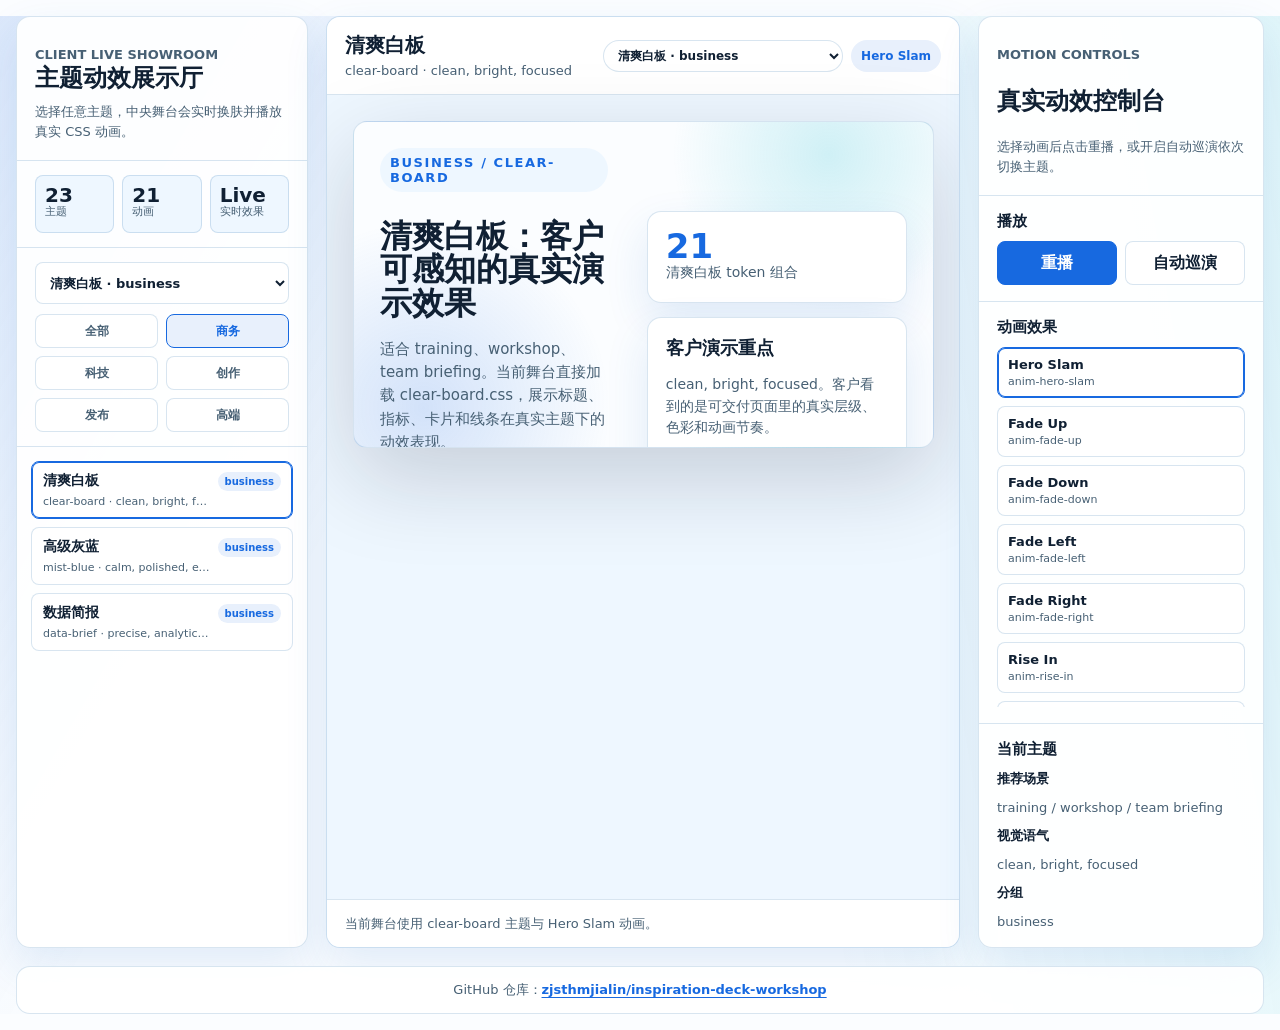
<file: index.html>
﻿<!doctype html>
<html lang="zh-CN">
<head>
  <meta charset="utf-8">
  <meta name="viewport" content="width=device-width,initial-scale=1">
  <title>灵感演示工坊主题动效展示厅</title>
  <link rel="stylesheet" href="assets/fonts.css">
  <link rel="stylesheet" href="assets/base.css">
  <link rel="stylesheet" id="theme-link" href="assets/themes/clear-board.css">
  <link rel="stylesheet" href="assets/animations/animations.css">
  <link rel="preload" as="style" href="assets/themes/clear-board.css">
  <link rel="preload" as="style" href="assets/themes/mist-blue.css">
  <link rel="preload" as="style" href="assets/themes/data-brief.css">
  <link rel="preload" as="style" href="assets/themes/deep-code.css">
  <link rel="preload" as="style" href="assets/themes/terminal-signal.css">
  <link rel="preload" as="style" href="assets/themes/blueprint-grid.css">
  <link rel="preload" as="style" href="assets/themes/soft-card.css">
  <link rel="preload" as="style" href="assets/themes/editorial-space.css">
  <link rel="preload" as="style" href="assets/themes/journal-spark.css">
  <link rel="preload" as="style" href="assets/themes/future-gradient.css">
  <link rel="preload" as="style" href="assets/themes/glass-light.css">
  <link rel="preload" as="style" href="assets/themes/brand-pop.css">
  <link rel="preload" as="style" href="assets/themes/paper-research.css">
  <link rel="preload" as="style" href="assets/themes/consulting-pro.css">
  <link rel="preload" as="style" href="assets/themes/minimal-stage.css">
  <link rel="preload" as="style" href="assets/themes/neon-orbit.css">
  <link rel="preload" as="style" href="assets/themes/quantum-grid.css">
  <link rel="preload" as="style" href="assets/themes/black-gold-stage.css">
  <link rel="preload" as="style" href="assets/themes/platinum-launch.css">
  <link rel="preload" as="style" href="assets/themes/executive-ink.css">
  <link rel="preload" as="style" href="assets/themes/signal-dashboard.css">
  <link rel="preload" as="style" href="assets/themes/editorial-luxe.css">
  <link rel="preload" as="style" href="assets/themes/vivid-pop.css">
  <style>
    * { box-sizing: border-box; }
    html { min-height: 100%; scroll-behavior: smooth; }
    body {
      min-height: 100%;
      margin: 0;
      color: var(--text-1);
      background:
        linear-gradient(120deg, color-mix(in srgb, var(--accent) 14%, transparent), transparent 34%),
        linear-gradient(260deg, color-mix(in srgb, var(--accent-2) 12%, transparent), transparent 42%),
        var(--bg);
      font-family: Inter, "Microsoft YaHei", "PingFang SC", system-ui, sans-serif;
    }
    button { font: inherit; }
    .showroom {
      display: grid;
      grid-template-columns: 292px minmax(0, 1fr) 286px;
      gap: 18px;
      width: min(1680px, calc(100vw - 32px));
      min-height: calc(100vh - 32px);
      margin: 16px auto;
    }
    .rail,
    .control-panel {
      border: 1px solid var(--border);
      border-radius: var(--radius);
      background: color-mix(in srgb, var(--surface) 92%, transparent);
      box-shadow: var(--shadow);
    }
    .rail {
      display: flex;
      flex-direction: column;
      min-height: 0;
      overflow: hidden;
    }
    .rail-header,
    .control-header {
      padding: 18px;
      border-bottom: 1px solid var(--border);
    }
    .eyebrow {
      margin: 0 0 8px;
      color: var(--accent);
      font-size: 12px;
      font-weight: 900;
      letter-spacing: 0;
      text-transform: uppercase;
    }
    h1,
    h2,
    h3,
    p { letter-spacing: 0; }
    .rail h1 {
      margin: 0;
      font-size: 24px;
      line-height: 1.12;
    }
    .rail-header p,
    .control-header p {
      margin: 10px 0 0;
      color: var(--text-2);
      font-size: 13px;
      line-height: 1.55;
    }
    .theme-count {
      display: grid;
      grid-template-columns: repeat(3, minmax(0, 1fr));
      gap: 8px;
      padding: 14px 18px;
      border-bottom: 1px solid var(--border);
    }
    .theme-count span {
      min-height: 58px;
      border: 1px solid var(--border);
      border-radius: 8px;
      padding: 9px;
      background: var(--surface-soft);
      color: var(--text-2);
      font-size: 11px;
      line-height: 1.25;
    }
    .theme-count strong {
      display: block;
      color: var(--text-1);
      font-size: 20px;
      line-height: 1;
    }
    .theme-tools {
      display: grid;
      gap: 10px;
      padding: 14px 18px;
      border-bottom: 1px solid var(--border);
    }
    .theme-select {
      width: 100%;
      min-height: 42px;
      border: 1px solid var(--border);
      border-radius: 8px;
      padding: 8px 10px;
      color: var(--text-1);
      background: var(--surface);
      font: inherit;
      font-size: 13px;
      font-weight: 800;
    }
    .theme-select:focus-visible {
      border-color: color-mix(in srgb, var(--accent) 52%, var(--border));
      outline: 3px solid color-mix(in srgb, var(--accent) 22%, transparent);
      outline-offset: 1px;
    }
    .theme-filters {
      display: grid;
      grid-template-columns: repeat(2, minmax(0, 1fr));
      gap: 8px;
    }
    .filter-button {
      min-height: 34px;
      border: 1px solid var(--border);
      border-radius: 8px;
      padding: 6px 8px;
      color: var(--text-2);
      background: var(--surface);
      cursor: pointer;
      font-size: 12px;
      font-weight: 900;
    }
    .filter-button:hover,
    .filter-button:focus-visible {
      border-color: color-mix(in srgb, var(--accent) 52%, var(--border));
      color: var(--text-1);
      outline: 3px solid color-mix(in srgb, var(--accent) 18%, transparent);
      outline-offset: 1px;
    }
    .filter-button[aria-pressed="true"] {
      border-color: var(--accent);
      color: var(--accent);
      background: color-mix(in srgb, var(--accent) 10%, var(--surface));
    }
    .theme-list {
      display: grid;
      gap: 8px;
      min-height: 0;
      overflow: auto;
      padding: 14px;
    }
    .theme-button,
    .animation-button,
    .action-button {
      border: 1px solid var(--border);
      border-radius: 8px;
      color: var(--text-1);
      background: var(--surface);
      cursor: pointer;
    }
    .theme-button {
      display: grid;
      grid-template-columns: minmax(0, 1fr) auto;
      gap: 8px;
      width: 100%;
      min-height: 58px;
      padding: 10px 11px;
      text-align: left;
    }
    .theme-button:hover,
    .theme-button:focus-visible,
    .animation-button:hover,
    .animation-button:focus-visible,
    .action-button:hover,
    .action-button:focus-visible {
      border-color: color-mix(in srgb, var(--accent) 52%, var(--border));
      outline: 3px solid color-mix(in srgb, var(--accent) 22%, transparent);
      outline-offset: 1px;
    }
    .theme-button[aria-pressed="true"],
    .animation-button[aria-pressed="true"] {
      border-color: var(--accent);
      box-shadow: inset 0 0 0 1px var(--accent);
    }
    .theme-button strong {
      display: block;
      overflow: hidden;
      text-overflow: ellipsis;
      white-space: nowrap;
      font-size: 14px;
    }
    .theme-button small {
      display: block;
      overflow: hidden;
      margin-top: 5px;
      color: var(--text-2);
      text-overflow: ellipsis;
      white-space: nowrap;
      font-size: 11px;
    }
    .group-pill {
      align-self: start;
      border-radius: 999px;
      padding: 4px 7px;
      color: var(--accent);
      background: color-mix(in srgb, var(--accent) 10%, var(--surface));
      font-size: 10px;
      font-weight: 900;
      white-space: nowrap;
    }
    .stage-area {
      display: grid;
      grid-template-rows: auto minmax(0, 1fr) auto;
      min-width: 0;
      min-height: 0;
      border: 1px solid var(--border);
      border-radius: var(--radius);
      background: var(--surface-soft);
      box-shadow: var(--shadow);
      overflow: hidden;
    }
    .stage-topbar {
      display: grid;
      grid-template-columns: minmax(0, 1fr) auto;
      gap: 16px;
      align-items: center;
      padding: 16px 18px;
      border-bottom: 1px solid var(--border);
      background: var(--surface);
    }
    .stage-topbar h2 {
      margin: 0;
      font-size: 20px;
      line-height: 1.25;
    }
    .stage-topbar p {
      margin: 5px 0 0;
      color: var(--text-2);
      font-size: 13px;
    }
    .stage-actions {
      display: flex;
      flex-wrap: wrap;
      gap: 8px;
      justify-content: flex-end;
      align-items: center;
    }
    .stage-theme-select {
      width: min(240px, 34vw);
      min-height: 32px;
      border: 1px solid var(--border);
      border-radius: 999px;
      padding: 5px 30px 5px 10px;
      color: var(--text-1);
      background: var(--surface);
      font: inherit;
      font-size: 12px;
      font-weight: 900;
    }
    .stage-theme-select:focus-visible {
      border-color: color-mix(in srgb, var(--accent) 52%, var(--border));
      outline: 3px solid color-mix(in srgb, var(--accent) 22%, transparent);
      outline-offset: 1px;
    }
    .live-badge {
      display: inline-flex;
      align-items: center;
      min-height: 32px;
      border-radius: 999px;
      padding: 6px 10px;
      color: var(--accent);
      background: color-mix(in srgb, var(--accent) 10%, var(--surface));
      font-size: 12px;
      font-weight: 900;
      white-space: nowrap;
    }
    .stage-wrap {
      display: grid;
      place-items: start center;
      min-height: 0;
      padding: clamp(14px, 2vw, 26px);
    }
    .live-stage {
      position: relative;
      width: min(100%, 1180px);
      aspect-ratio: 16 / 9;
      container-type: inline-size;
      overflow: hidden;
      border: 1px solid var(--border);
      border-radius: var(--radius);
      background:
        radial-gradient(circle at 82% 10%, color-mix(in srgb, var(--accent-2) 20%, transparent), transparent 28%),
        radial-gradient(circle at 12% 88%, color-mix(in srgb, var(--accent) 18%, transparent), transparent 32%),
        var(--bg);
      box-shadow: 0 30px 90px rgba(15, 23, 42, 0.18);
    }
    .stage-inner {
      display: grid;
      grid-template-columns: minmax(0, 1.15fr) minmax(260px, 0.85fr);
      gap: clamp(20px, 3vw, 44px);
      height: 100%;
      padding: clamp(26px, 4cqw, 54px);
    }
    .stage-copy {
      align-self: center;
      min-width: 0;
    }
    .stage-copy .kicker {
      display: inline-flex;
      max-width: 100%;
      border-radius: 999px;
      padding: 7px 10px;
      background: var(--surface-soft);
    }
    .stage-title {
      max-width: 740px;
      margin: 16px 0 0;
      overflow-wrap: anywhere;
      font-size: clamp(32px, 5.2cqw, 58px);
      line-height: 1.04;
      font-weight: 900;
    }
    .stage-lede {
      max-width: 650px;
      margin: 18px 0 0;
      color: var(--text-2);
      overflow-wrap: anywhere;
      font-size: clamp(15px, 1.7cqw, 19px);
      line-height: 1.55;
    }
    .stage-proof {
      display: flex;
      flex-wrap: wrap;
      gap: 10px;
      margin-top: 22px;
    }
    .stage-proof span {
      border: 1px solid var(--border);
      border-radius: 999px;
      padding: 8px 12px;
      color: var(--text-2);
      background: var(--surface);
      font-size: 13px;
      font-weight: 800;
    }
    .stage-panel {
      align-self: center;
      display: grid;
      gap: 14px;
      min-width: 0;
      max-width: 340px;
    }
    .metric-card,
    .insight-card {
      border: 1px solid var(--border);
      border-radius: var(--radius);
      padding: 18px;
      background: var(--surface);
      box-shadow: var(--shadow);
    }
    .metric-card strong {
      display: block;
      color: var(--accent);
      font-size: clamp(34px, 5cqw, 56px);
      line-height: 0.95;
    }
    .metric-card span,
    .insight-card p {
      color: var(--text-2);
      font-size: 14px;
      line-height: 1.55;
    }
    .insight-card h3 {
      margin: 0 0 9px;
      font-size: 18px;
    }
    .signal-line {
      height: 9px;
      border-radius: 999px;
      background: linear-gradient(90deg, var(--accent), var(--accent-2));
    }
    .slide-note {
      padding: 14px 18px;
      border-top: 1px solid var(--border);
      color: var(--text-2);
      background: var(--surface);
      font-size: 13px;
      line-height: 1.5;
    }
    .control-panel {
      min-height: 0;
      overflow: auto;
    }
    .control-section {
      padding: 16px 18px;
      border-bottom: 1px solid var(--border);
    }
    .control-section:last-child { border-bottom: 0; }
    .control-section h3 {
      margin: 0 0 10px;
      font-size: 15px;
    }
    .animation-list {
      display: grid;
      gap: 8px;
      max-height: 360px;
      overflow: auto;
    }
    .animation-button {
      display: grid;
      width: 100%;
      min-height: 44px;
      padding: 9px 10px;
      text-align: left;
      font-size: 13px;
    }
    .animation-button small {
      margin-top: 3px;
      color: var(--text-2);
      font-size: 11px;
    }
    .action-grid {
      display: grid;
      grid-template-columns: repeat(2, minmax(0, 1fr));
      gap: 8px;
    }
    .action-button {
      min-height: 44px;
      padding: 10px;
      font-weight: 900;
    }
    .action-button.primary {
      color: #fff;
      border-color: var(--accent);
      background: var(--accent);
    }
    .theme-detail {
      display: grid;
      gap: 9px;
      margin: 0;
      color: var(--text-2);
      font-size: 13px;
      line-height: 1.5;
    }
    .theme-detail dt {
      color: var(--text-1);
      font-weight: 900;
    }
    .theme-detail dd {
      margin: 0;
    }
    .showroom-footer {
      grid-column: 1 / -1;
      display: flex;
      align-items: center;
      justify-content: center;
      min-height: 48px;
      padding: 10px 18px;
      border: 1px solid var(--border);
      border-radius: var(--radius);
      color: var(--text-2);
      background: color-mix(in srgb, var(--surface) 92%, transparent);
      font-size: 13px;
      line-height: 1.5;
      text-align: center;
    }
    .showroom-footer a {
      color: var(--accent);
      font-weight: 900;
      text-decoration-thickness: 1px;
      text-underline-offset: 3px;
    }
    .showroom-footer a:hover,
    .showroom-footer a:focus-visible {
      color: var(--text-1);
      outline: 3px solid color-mix(in srgb, var(--accent) 22%, transparent);
      outline-offset: 3px;
    }
    @media (max-width: 1180px) {
      .showroom {
        grid-template-columns: 260px minmax(0, 1fr);
      }
      .control-panel {
        grid-column: 1 / -1;
      }
      .animation-list {
        grid-template-columns: repeat(3, minmax(0, 1fr));
        max-height: none;
      }
      .stage-actions {
        justify-content: flex-start;
      }
      .stage-theme-select {
        width: min(360px, 100%);
      }
    }
    @media (max-width: 820px) {
      .showroom {
        display: flex;
        flex-direction: column;
        width: min(100vw - 20px, 720px);
      }
      .stage-area { order: 1; }
      .rail { order: 2; }
      .control-panel { order: 3; }
      .rail,
      .stage-area,
      .control-panel {
        margin-bottom: 14px;
      }
      .theme-list {
        grid-template-columns: repeat(2, minmax(0, 1fr));
        max-height: 360px;
      }
      .stage-inner {
        grid-template-columns: 1fr;
        padding: 28px;
      }
      .stage-panel {
        display: none;
      }
      .animation-list {
        grid-template-columns: 1fr;
      }
      .stage-topbar {
        grid-template-columns: 1fr;
      }
    }
    @media (max-width: 520px) {
      .theme-count,
      .theme-list {
        grid-template-columns: 1fr;
      }
      .stage-wrap {
        padding: 10px;
      }
      .live-stage {
        aspect-ratio: 9 / 14;
      }
      .stage-title {
        font-size: 38px;
      }
      .stage-lede {
        font-size: 15px;
      }
    }
    @media (prefers-reduced-motion: reduce) {
      *,
      *::before,
      *::after {
        animation: none !important;
        transition: none !important;
        scroll-behavior: auto !important;
      }
    }
  </style>
</head>
<body>
  <main class="showroom">
    <aside class="rail" aria-label="主题列表">
      <div class="rail-header">
        <p class="eyebrow">Client Live Showroom</p>
        <h1>主题动效展示厅</h1>
        <p>选择任意主题，中央舞台会实时换肤并播放真实 CSS 动画。</p>
      </div>
      <div class="theme-count">
        <span><strong>23</strong>主题</span>
        <span><strong>21</strong>动画</span>
        <span><strong>Live</strong>实时效果</span>
      </div>
      <div class="theme-tools">
        <select class="theme-select" id="theme-select" aria-label="快速选择主题"></select>
        <div class="theme-filters" id="theme-filters" aria-label="主题分组筛选"></div>
      </div>
      <div class="theme-list" id="theme-list"></div>
    </aside>

    <section class="stage-area" aria-label="实时主题动画舞台">
      <header class="stage-topbar">
        <div>
          <h2 id="current-theme-heading">清爽白板</h2>
          <p id="current-theme-subtitle">clear-board · clean, bright, focused</p>
        </div>
        <div class="stage-actions">
          <select class="stage-theme-select" id="stage-theme-select" aria-label="舞台快速选择主题"></select>
          <span class="live-badge" id="current-animation-badge">Hero Slam</span>
        </div>
      </header>
      <div class="stage-wrap">
        <article class="live-stage" id="live-stage">
          <div class="stage-inner">
            <div class="stage-copy">
              <p class="kicker" id="stage-kicker" data-anim>Theme / clear-board</p>
              <h2 class="stage-title" id="stage-title" data-anim>把主题和动画做成客户能感知的演示现场</h2>
              <p class="stage-lede" id="stage-lede" data-anim>不是截图拼贴，而是真实 DOM、真实主题 CSS 和真实动画组合。每一次切换都会让客户看到最终页面会怎样动起来。</p>
              <div class="stage-proof" id="stage-proof" data-anim>
                <span>标题入场</span>
                <span>指标弹出</span>
                <span>卡片级联</span>
                <span>线条绘制</span>
              </div>
            </div>
            <div class="stage-panel">
              <div class="metric-card" id="metric-card" data-anim>
                <strong id="metric-value">23</strong>
                <span id="metric-label">套主题全部可演示</span>
              </div>
              <div class="insight-card" id="insight-card" data-anim>
                <h3>客户演示重点</h3>
                <p id="insight-copy">用一块真实舞台统一展示主题、字阶、卡片、指标和动效，让选择过程更像产品体验。</p>
              </div>
              <div class="signal-line" id="signal-line" data-anim></div>
            </div>
          </div>
        </article>
      </div>
      <footer class="slide-note" id="stage-note">当前舞台使用 clear-board 主题与 Hero Slam 动画。</footer>
    </section>

    <aside class="control-panel" aria-label="动效控制">
      <div class="control-header">
        <p class="eyebrow">Motion Controls</p>
        <h2>真实动效控制台</h2>
        <p>选择动画后点击重播，或开启自动巡演依次切换主题。</p>
      </div>
      <section class="control-section">
        <h3>播放</h3>
        <div class="action-grid">
          <button class="action-button primary" type="button" id="replay-button">重播</button>
          <button class="action-button" type="button" id="tour-button" aria-pressed="false">自动巡演</button>
        </div>
      </section>
      <section class="control-section">
        <h3>动画效果</h3>
        <div class="animation-list" id="animation-list"></div>
      </section>
      <section class="control-section">
        <h3>当前主题</h3>
        <dl class="theme-detail">
          <dt>推荐场景</dt>
          <dd id="theme-scenes">training / workshop / team briefing</dd>
          <dt>视觉语气</dt>
          <dd id="theme-tone">clean, bright, focused</dd>
          <dt>分组</dt>
          <dd id="theme-group">business</dd>
        </dl>
      </section>
    </aside>
    <footer class="showroom-footer">
      GitHub 仓库：<a href="https://github.com/zjsthmjialin/inspiration-deck-workshop" target="_blank" rel="noreferrer">zjsthmjialin/inspiration-deck-workshop</a>
    </footer>
  </main>

  <script>
    const THEMES = [
      {"id":"clear-board","name":"清爽白板","group":"business","tone":"clean, bright, focused","recommendedFor":["training","workshop","team briefing"]},
      {"id":"mist-blue","name":"高级灰蓝","group":"business","tone":"calm, polished, executive","recommendedFor":["business review","proposal","strategy update"]},
      {"id":"data-brief","name":"数据简报","group":"business","tone":"precise, analytical, structured","recommendedFor":["metrics readout","dashboard summary","market analysis"]},
      {"id":"deep-code","name":"深色代码","group":"tech","tone":"dark, sharp, technical","recommendedFor":["engineering demo","code walkthrough","developer keynote"]},
      {"id":"terminal-signal","name":"终端极客","group":"tech","tone":"compact, high-contrast, systems-oriented","recommendedFor":["ops review","security briefing","tooling demo"]},
      {"id":"blueprint-grid","name":"架构蓝图","group":"tech","tone":"diagrammatic, spatial, rigorous","recommendedFor":["architecture review","platform plan","technical roadmap"]},
      {"id":"soft-card","name":"温柔卡片","group":"creator","tone":"soft, friendly, organized","recommendedFor":["course notes","portfolio story","creator update"]},
      {"id":"editorial-space","name":"杂志留白","group":"creator","tone":"editorial, spacious, refined","recommendedFor":["case study","visual essay","brand narrative"]},
      {"id":"journal-spark","name":"手账灵感","group":"creator","tone":"warm, expressive, personal","recommendedFor":["reflection deck","idea collection","creative process"]},
      {"id":"future-gradient","name":"未来渐变","group":"launch","tone":"vivid, futuristic, energetic","recommendedFor":["product launch","vision pitch","innovation showcase"]},
      {"id":"glass-light","name":"玻璃光感","group":"launch","tone":"luminous, modern, premium","recommendedFor":["feature reveal","investor preview","app showcase"]},
      {"id":"brand-pop","name":"活力品牌","group":"launch","tone":"bold, upbeat, memorable","recommendedFor":["campaign pitch","brand activation","growth update"]},
      {"id":"paper-research","name":"论文纸感","group":"academic","tone":"scholarly, quiet, evidence-led","recommendedFor":["research summary","literature review","seminar"]},
      {"id":"consulting-pro","name":"咨询提案","group":"academic","tone":"formal, logical, recommendation-driven","recommendedFor":["consulting deck","decision memo","policy proposal"]},
      {"id":"minimal-stage","name":"极简演讲","group":"academic","tone":"minimal, confident, presentation-first","recommendedFor":["lecture","conference talk","thesis defense"]},
      {"id":"neon-orbit","name":"霓虹轨道","group":"premium-tech","tone":"dark, electric, cinematic, future-facing","recommendedFor":["AI keynote","vision pitch","technical launch"]},
      {"id":"quantum-grid","name":"量子网格","group":"premium-tech","tone":"dark, precise, gridded, systems-oriented","recommendedFor":["architecture review","data platform","developer demo"]},
      {"id":"black-gold-stage","name":"黑金舞台","group":"premium-launch","tone":"dramatic, high-end, confident, investor-ready","recommendedFor":["founder pitch","premium launch","executive keynote"]},
      {"id":"platinum-launch","name":"铂金发布","group":"premium-launch","tone":"bright, metallic, polished, product-led","recommendedFor":["SaaS launch","feature reveal","product story"]},
      {"id":"executive-ink","name":"高管墨色","group":"premium-consulting","tone":"editorial, serious, strategic, recommendation-led","recommendedFor":["board memo","strategy report","decision briefing"]},
      {"id":"signal-dashboard","name":"信号仪表盘","group":"premium-data","tone":"analytical, high-contrast, operational, decision-oriented","recommendedFor":["KPI review","operating report","market diagnostics"]},
      {"id":"editorial-luxe","name":"高级刊物","group":"premium-editorial","tone":"spacious, typographic, calm, sophisticated","recommendedFor":["course module","knowledge essay","case study"]},
      {"id":"vivid-pop","name":"鲜活品牌","group":"premium-creator","tone":"bold, saturated, energetic, memorable","recommendedFor":["social carousel","campaign recap","creator deck"]}
    ];

    const ANIMATIONS = [
      {"name":"Hero Slam","className":"anim-hero-slam"},
      {"name":"Fade Up","className":"anim-fade-up"},
      {"name":"Fade Down","className":"anim-fade-down"},
      {"name":"Fade Left","className":"anim-fade-left"},
      {"name":"Fade Right","className":"anim-fade-right"},
      {"name":"Rise In","className":"anim-rise-in"},
      {"name":"Zoom In","className":"anim-zoom-in"},
      {"name":"Blur In","className":"anim-blur-in"},
      {"name":"Stagger List","className":"anim-stagger-list"},
      {"name":"Counter Up","className":"anim-counter-up"},
      {"name":"Line Draw","className":"anim-line-draw"},
      {"name":"Highlight Sweep","className":"anim-highlight-sweep"},
      {"name":"Soft Pulse","className":"anim-soft-pulse"},
      {"name":"Float Slow","className":"anim-float-slow"},
      {"name":"Slide Reveal","className":"anim-slide-reveal"},
      {"name":"Typing","className":"anim-typing"},
      {"name":"Reveal Mask","className":"anim-reveal-mask"},
      {"name":"Metric Pop","className":"anim-metric-pop"},
      {"name":"Card Cascade","className":"anim-card-cascade"},
      {"name":"Image Drift","className":"anim-image-drift"},
      {"name":"Signal Scan","className":"anim-signal-scan"}
    ];

    const themeLink = document.getElementById("theme-link");
    const themeSelect = document.getElementById("theme-select");
    const stageThemeSelect = document.getElementById("stage-theme-select");
    const themeFilters = document.getElementById("theme-filters");
    const themeList = document.getElementById("theme-list");
    const animationList = document.getElementById("animation-list");
    const stage = document.getElementById("live-stage");
    const animatedNodes = [
      document.getElementById("stage-kicker"),
      document.getElementById("stage-title"),
      document.getElementById("stage-lede"),
      document.getElementById("stage-proof"),
      document.getElementById("metric-card"),
      document.getElementById("insight-card"),
      document.getElementById("signal-line")
    ];
    const GROUP_FILTERS = [
      { label: "全部", value: "all" },
      { label: "商务", value: "business" },
      { label: "科技", value: "tech" },
      { label: "创作", value: "creator" },
      { label: "发布", value: "launch" },
      { label: "高端", value: "premium" }
    ];
    const state = { themeIndex: 0, animationIndex: 0, activeGroup: "all", tourTimer: null };

    function escapeHtml(value) {
      return String(value).replace(/[&<>"']/g, (char) => ({
        "&": "&amp;",
        "<": "&lt;",
        ">": "&gt;",
        '"': "&quot;",
        "'": "&#39;"
      })[char]);
    }

    function isThemeInActiveGroup(theme) {
      if (state.activeGroup === "all") return true;
      if (state.activeGroup === "premium") return theme.group.startsWith("premium");
      return theme.group === state.activeGroup;
    }

    function groupValueForTheme(theme) {
      return theme.group.startsWith("premium") ? "premium" : theme.group;
    }

    function renderThemeSelect() {
      const options = THEMES.map((theme, index) => (
        `<option value="${index}">${escapeHtml(theme.name)} · ${escapeHtml(theme.group)}</option>`
      )).join("");
      themeSelect.innerHTML = options;
      stageThemeSelect.innerHTML = options;
    }

    function renderThemeFilters() {
      themeFilters.innerHTML = GROUP_FILTERS.map((filter) => (
        `<button class="filter-button" type="button" data-theme-filter="${filter.value}" aria-pressed="${filter.value === state.activeGroup}">
          ${escapeHtml(filter.label)}
        </button>`
      )).join("");
    }

    function renderThemeList() {
      const visibleThemes = THEMES
        .map((theme, index) => ({ theme, index }))
        .filter(({ theme }) => isThemeInActiveGroup(theme));
      themeList.innerHTML = visibleThemes.map(({ theme, index }) => (
        `<button class="theme-button" type="button" data-theme-index="${index}" aria-pressed="${index === state.themeIndex}">
          <span><strong>${escapeHtml(theme.name)}</strong><small>${escapeHtml(theme.id)} · ${escapeHtml(theme.tone)}</small></span>
          <span class="group-pill">${escapeHtml(theme.group)}</span>
        </button>`
      )).join("");
    }

    function renderAnimationList() {
      animationList.innerHTML = ANIMATIONS.map((animation, index) => (
        `<button class="animation-button" type="button" data-animation-index="${index}" aria-pressed="${index === 0}">
          <strong>${escapeHtml(animation.name)}</strong>
          <small>${escapeHtml(animation.className)}</small>
        </button>`
      )).join("");
    }

    function setAnimationClasses(animation) {
      const baseClasses = ["", animation.className, "anim-fade-up", "anim-card-cascade", "anim-metric-pop", "anim-fade-left", "anim-line-draw"];
      animatedNodes.forEach((node, index) => {
        if (!node) return;
        node.className = node.className
          .split(/\s+/)
          .filter((item) => item && !item.startsWith("anim-"))
          .join(" ");
        const nextClass = baseClasses[index] || animation.className;
        if (nextClass) node.classList.add(nextClass);
      });
      document.getElementById("stage-proof").classList.add("anim-stagger-list");
      document.getElementById("metric-card").classList.add("anim-metric-pop");
      document.getElementById("signal-line").classList.add("anim-line-draw");
    }

    function replay() {
      const animation = ANIMATIONS[state.animationIndex];
      stage.style.animation = "none";
      animatedNodes.forEach((node) => {
        if (!node) return;
        node.style.animation = "none";
        void node.offsetWidth;
        node.style.animation = "";
      });
      void stage.offsetWidth;
      stage.style.animation = "";
      setAnimationClasses(animation);
    }

    function applyTheme(index) {
      state.themeIndex = index;
      const theme = THEMES[index];
      themeLink.href = `assets/themes/${theme.id}.css`;
      document.getElementById("current-theme-heading").textContent = theme.name;
      document.getElementById("current-theme-subtitle").textContent = `${theme.id} · ${theme.tone}`;
      document.getElementById("stage-kicker").textContent = `${theme.group} / ${theme.id}`;
      document.getElementById("stage-title").textContent = `${theme.name}：客户可感知的真实演示效果`;
      document.getElementById("stage-lede").textContent = `适合 ${theme.recommendedFor.join("、")}。当前舞台直接加载 ${theme.id}.css，展示标题、指标、卡片和线条在真实主题下的动效表现。`;
      document.getElementById("metric-value").textContent = String(10 + theme.id.length);
      document.getElementById("metric-label").textContent = `${theme.name} token 组合`;
      document.getElementById("insight-copy").textContent = `${theme.tone}。客户看到的是可交付页面里的真实层级、色彩和动画节奏。`;
      document.getElementById("theme-scenes").textContent = theme.recommendedFor.join(" / ");
      document.getElementById("theme-tone").textContent = theme.tone;
      document.getElementById("theme-group").textContent = theme.group;
      document.getElementById("stage-note").textContent = `当前舞台使用 ${theme.id} 主题与 ${ANIMATIONS[state.animationIndex].name} 动画。`;
      themeSelect.value = String(index);
      stageThemeSelect.value = String(index);
      document.querySelectorAll(".theme-button").forEach((button) => {
        button.setAttribute("aria-pressed", String(Number(button.dataset.themeIndex) === index));
      });
      replay();
    }

    function applyAnimation(index) {
      state.animationIndex = index;
      const animation = ANIMATIONS[index];
      document.getElementById("current-animation-badge").textContent = animation.name;
      document.querySelectorAll(".animation-button").forEach((button) => {
        button.setAttribute("aria-pressed", String(Number(button.dataset.animationIndex) === index));
      });
      applyTheme(state.themeIndex);
    }

    function toggleTour() {
      const button = document.getElementById("tour-button");
      if (state.tourTimer) {
        window.clearInterval(state.tourTimer);
        state.tourTimer = null;
        button.setAttribute("aria-pressed", "false");
        button.textContent = "自动巡演";
        return;
      }
      button.setAttribute("aria-pressed", "true");
      button.textContent = "停止巡演";
      state.tourTimer = window.setInterval(() => {
        applyTheme((state.themeIndex + 1) % THEMES.length);
      }, 2400);
    }

    function findInitialThemeIndex() {
      const themeId = new URLSearchParams(window.location.search).get("theme");
      const index = THEMES.findIndex((theme) => theme.id === themeId);
      return index >= 0 ? index : 0;
    }

    function findInitialAnimationIndex() {
      const animationParam = new URLSearchParams(window.location.search).get("animation");
      const index = ANIMATIONS.findIndex((animation) => (
        animation.className === animationParam || animation.name.toLowerCase().replace(/\s+/g, "-") === animationParam
      ));
      return index >= 0 ? index : 0;
    }

    renderThemeSelect();
    renderThemeFilters();
    renderThemeList();
    renderAnimationList();
    function handleThemeSelectChange(select) {
      const index = Number(select.value);
      const theme = THEMES[index];
      state.activeGroup = groupValueForTheme(theme);
      renderThemeFilters();
      renderThemeList();
      applyTheme(index);
    }
    themeSelect.addEventListener("change", () => handleThemeSelectChange(themeSelect));
    stageThemeSelect.addEventListener("change", () => handleThemeSelectChange(stageThemeSelect));
    themeFilters.addEventListener("click", (event) => {
      const button = event.target.closest("[data-theme-filter]");
      if (!button) return;
      state.activeGroup = button.dataset.themeFilter;
      renderThemeFilters();
      renderThemeList();
      if (!isThemeInActiveGroup(THEMES[state.themeIndex])) {
        const firstVisibleIndex = THEMES.findIndex((theme) => isThemeInActiveGroup(theme));
        if (firstVisibleIndex >= 0) applyTheme(firstVisibleIndex);
      } else {
        applyTheme(state.themeIndex);
      }
    });
    themeList.addEventListener("click", (event) => {
      const button = event.target.closest("[data-theme-index]");
      if (button) applyTheme(Number(button.dataset.themeIndex));
    });
    animationList.addEventListener("click", (event) => {
      const button = event.target.closest("[data-animation-index]");
      if (button) applyAnimation(Number(button.dataset.animationIndex));
    });
    document.getElementById("replay-button").addEventListener("click", replay);
    document.getElementById("tour-button").addEventListener("click", toggleTour);
    state.themeIndex = findInitialThemeIndex();
    state.animationIndex = findInitialAnimationIndex();
    state.activeGroup = groupValueForTheme(THEMES[state.themeIndex]);
    renderThemeFilters();
    renderThemeList();
    applyAnimation(state.animationIndex);
  </script>
</body>
</html>
</file>
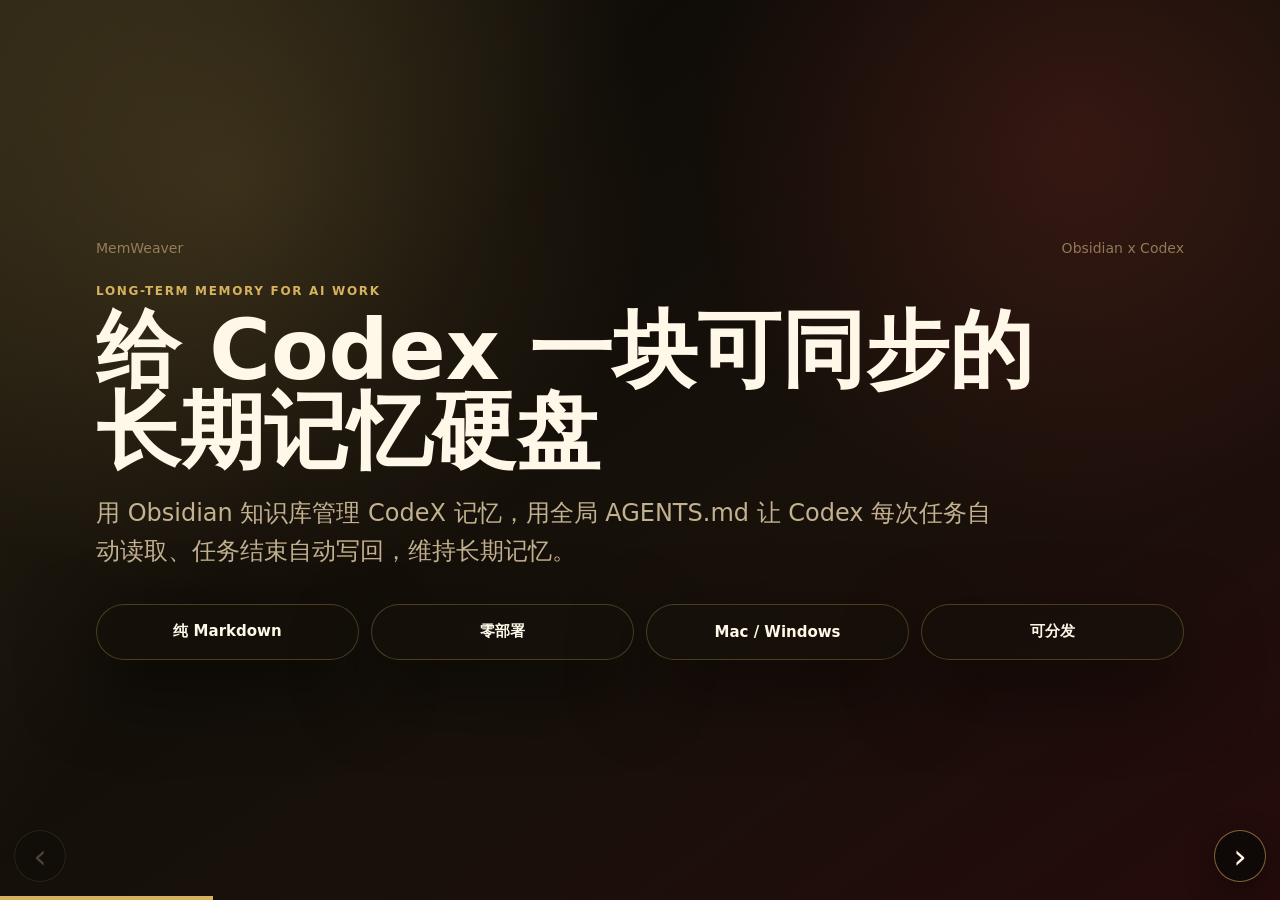
<file: memweaver-intro/index.html>
<!doctype html>
<html lang="zh-CN" data-deck-id="memweaver-intro">
<head>
  <meta charset="utf-8">
  <meta name="viewport" content="width=device-width,initial-scale=1,viewport-fit=cover">
  <meta name="description" content="MemWeaver：Obsidian x Codex 长期记忆系统项目介绍">
  <title>MemWeaver 项目介绍</title>
  <style>
  :root {
    --font-sans: "Inter", "Noto Sans SC", "Microsoft YaHei", "PingFang SC", system-ui, sans-serif;
    --bg: #090806;
    --surface: #15110b;
    --surface-soft: #211a10;
    --border: rgba(214, 178, 94, 0.28);
    --text-1: #fff7e8;
    --text-2: rgba(244, 222, 181, 0.78);
    --text-3: rgba(183, 158, 113, 0.72);
    --accent: #d6b25e;
    --accent-2: #ef4444;
    --radius: 8px;
    --shadow: 0 28px 76px rgba(0, 0, 0, 0.52);
  }
  * { box-sizing: border-box; }
  html, body { margin: 0; min-height: 100%; background: var(--bg); color: var(--text-1); font-family: var(--font-sans); }
  .deck { position: relative; width: 100vw; height: 100vh; overflow: hidden; background: var(--bg); }
  .slide { position: absolute; inset: 0; display: flex; flex-direction: column; justify-content: center; padding: 72px 96px; opacity: 0; pointer-events: none; transform: translateX(24px); transition: opacity .28s ease, transform .28s ease; }
  .slide.is-active { opacity: 1; pointer-events: auto; transform: translateX(0); z-index: 2; }
  .slide.is-prev { transform: translateX(-24px); }
  .theme-stage, .premium-stage { overflow: hidden; background: linear-gradient(128deg, rgba(214,178,94,.16), transparent 34%), linear-gradient(145deg, #090806 0%, #17110a 58%, #250b0b 100%); }
  .theme-stage::before, .premium-stage::before { content: ""; position: absolute; inset: 0; pointer-events: none; background: radial-gradient(circle at 18% 20%, rgba(214,178,94,.20), transparent 34%), radial-gradient(circle at 84% 16%, rgba(239,68,68,.18), transparent 30%); opacity: .85; }
  .slide > * { position: relative; z-index: 1; }
  .layout-frame { width: min(1120px, 100%); margin: 0 auto; color: var(--text-1); }
  .layout-topline { display: flex; align-items: center; justify-content: space-between; gap: 24px; margin-bottom: 28px; color: var(--text-3); font-size: 14px; }
  .premium-kicker { color: var(--accent); font-size: 12px; font-weight: 800; letter-spacing: .14em; text-transform: uppercase; }
  .premium-title-xl { max-width: 980px; margin: 0; font-size: clamp(56px, 7vw, 84px); line-height: .96; font-weight: 850; letter-spacing: 0; }
  .h2 { margin: 0; font-size: 52px; line-height: 1.12; letter-spacing: 0; }
  .lede { max-width: 900px; color: var(--text-2); font-size: 24px; line-height: 1.55; }
  .signal-strip { display: grid; grid-template-columns: repeat(4, minmax(0, 1fr)); gap: 12px; margin-top: 34px; }
  .signal-strip span, .premium-panel, .device-card, .sync-core, .start-steps div, .memory-node { border: 1px solid var(--border); background: rgba(21,17,11,.72); box-shadow: var(--shadow); backdrop-filter: blur(16px); }
  .signal-strip span { display: flex; align-items: center; justify-content: center; min-height: 56px; border-radius: 999px; color: var(--text-1); font-weight: 850; font-size: 15px; }
  .pain-grid, .flow-line, .start-steps { display: grid; grid-template-columns: repeat(3, minmax(0, 1fr)); gap: 18px; margin-top: 28px; }
  .premium-panel { border-radius: 24px; padding: 24px; }
  .pain-grid strong { display: block; margin-bottom: 14px; color: var(--text-1); font-size: 26px; letter-spacing: 0; }
  .pain-grid p, .flow-line p, .device-card p, .sync-core p, .start-steps p { color: var(--text-2); }
  .architecture { display: grid; grid-template-columns: 1.2fr 1fr 1fr; gap: 18px; margin-top: 34px; }
  .memory-node { min-height: 220px; border-radius: 28px; padding: 30px; }
  .memory-node.primary { background: linear-gradient(135deg, rgba(214,178,94,.22), rgba(21,17,11,.88)); }
  .memory-node span, .flow-line span, .sync-core span { display: block; color: var(--accent); font-size: 15px; font-weight: 900; letter-spacing: 0; margin-bottom: 14px; }
  .memory-node p { color: var(--text-1); font-size: 28px; line-height: 1.18; font-weight: 820; }
  .flow-line h3 { font-size: 28px; margin: 0 0 12px; }
  .premium-caption { max-width: 980px; margin-top: 24px; color: var(--text-2); font-size: 26px; line-height: 1.36; font-weight: 780; }
  .device-stage { display: grid; grid-template-columns: 1fr 1.12fr 1fr; gap: 18px; align-items: stretch; margin-top: 32px; }
  .device-card, .sync-core { min-height: 210px; border-radius: 28px; padding: 28px; }
  .device-card em { display: block; margin-bottom: 18px; color: var(--text-1); font-style: normal; font-size: 34px; font-weight: 900; }
  .sync-core { background: linear-gradient(135deg, rgba(214,178,94,.22), rgba(21,17,11,.9)); }
  .sync-core p, .device-card p, .start-steps p { font-size: 21px; line-height: 1.42; }
  .start-steps div { min-height: 178px; border-radius: 26px; padding: 26px; }
  .start-steps b { display: inline-flex; width: 44px; height: 44px; align-items: center; justify-content: center; border-radius: 50%; background: var(--accent); color: #090806; font-size: 22px; margin-bottom: 18px; }
  .final-line { max-width: 980px; margin-top: 34px; }
  .contact-line { display: flex; flex-wrap: wrap; gap: 10px; margin-top: 18px; color: var(--text-2); font-size: 17px; font-weight: 760; }
  .contact-line span { min-width: 0; border: 1px solid var(--border); border-radius: 999px; padding: 9px 14px; background: rgba(9,8,6,.48); overflow-wrap: anywhere; }
  .progress-bar { position: fixed; left: 0; right: 0; bottom: 0; height: 4px; z-index: 20; background: transparent; }
  .progress-bar span { display: block; width: 0; height: 100%; background: var(--accent); transition: width .2s ease; }
  .notes, .notes-overlay, .overview { display: none !important; }
  .page-arrow {
    position: fixed;
    bottom: max(18px, env(safe-area-inset-bottom));
    z-index: 30;
    display: grid;
    place-items: center;
    width: 52px;
    height: 52px;
    margin: 0;
    padding: 0;
    border: 1px solid rgba(214, 178, 94, .55);
    border-radius: 50%;
    color: #fff7e8;
    background: rgba(9, 8, 6, .78);
    box-shadow: 0 10px 30px rgba(0, 0, 0, .38);
    font: 300 34px/1 var(--font-sans);
    cursor: pointer;
    -webkit-tap-highlight-color: transparent;
    touch-action: manipulation;
    backdrop-filter: blur(8px);
  }
  .page-arrow.prev { left: max(14px, env(safe-area-inset-left)); }
  .page-arrow.next { right: max(14px, env(safe-area-inset-right)); }
  .page-arrow:active { background: rgba(214, 178, 94, .32); transform: scale(.94); }
  .page-arrow:focus-visible { outline: 3px solid rgba(248, 229, 160, .72); outline-offset: 3px; }
  .page-arrow:disabled { opacity: .22; cursor: default; box-shadow: none; }
  @media (max-width: 900px) {
    .page-arrow { width: 44px; height: 44px; bottom: max(12px, env(safe-area-inset-bottom)); font-size: 29px; }
    .page-arrow.prev { left: max(8px, env(safe-area-inset-left)); }
    .page-arrow.next { right: max(8px, env(safe-area-inset-right)); }
    .slide .layout-frame {
      --fit-scale: 1;
      --fit-shift-y: 0px;
      transform: translateY(var(--fit-shift-y)) scale(var(--fit-scale));
      transform-origin: center center;
    }
    .slide { padding: 24px 20px 32px; }
    .layout-frame { padding: 22px 20px; }
    .premium-title-xl { font-size: clamp(36px, 10.8vw, 56px); line-height: 1.04; }
    .h2 { font-size: clamp(34px, 9vw, 52px); line-height: 1.08; }
    .lede { font-size: 18px; line-height: 1.38; }
    .premium-caption { margin-top: 18px; font-size: 18px; line-height: 1.35; }
    .signal-strip, .pain-grid, .architecture, .flow-line, .device-stage, .start-steps { grid-template-columns: 1fr; }
    .signal-strip { grid-template-columns: repeat(2, minmax(0, 1fr)); margin-top: 20px; gap: 10px; }
    .signal-strip span { min-height: 46px; font-size: 14px; }
    .memory-node, .device-card, .sync-core, .start-steps div { min-height: auto; border-radius: 20px; padding: 20px; }
    .memory-node p, .flow-line h3 { font-size: 24px; }
    .device-card em { font-size: 28px; }
    .sync-core p, .device-card p, .start-steps p { font-size: 18px; }
    .mem-closing .layout-frame { padding-top: 18px; padding-bottom: 18px; }
    .mem-closing .premium-kicker { margin-bottom: 8px; }
    .mem-closing .premium-title-xl { width: 100%; max-width: 100%; font-size: clamp(30px, 8vw, 36px); line-height: 1.08; overflow-wrap: anywhere; word-break: break-word; }
    .mem-closing .start-steps { width: 100%; max-width: 100%; gap: 10px; margin-top: 16px; }
    .mem-closing .start-steps div { display: grid; width: 100%; max-width: 100%; min-width: 0; grid-template-columns: 34px minmax(0, 1fr); gap: 12px; align-items: center; padding: 12px 14px; border-radius: 16px; }
    .mem-closing .start-steps b { width: 34px; height: 34px; margin-bottom: 0; font-size: 18px; }
    .mem-closing .start-steps p { min-width: 0; font-size: 15px; line-height: 1.28; overflow-wrap: anywhere; word-break: break-word; }
    .mem-closing .final-line { margin-top: 16px; font-size: 15px; line-height: 1.35; overflow-wrap: anywhere; word-break: break-word; }
    .mem-closing .contact-line { display: grid; grid-template-columns: 1fr; gap: 8px; margin-top: 12px; font-size: 13px; }
    .mem-closing .contact-line span { border-radius: 14px; padding: 8px 10px; }
    .slide[data-title="运行闭环"] .layout-frame,
    .slide[data-title="跨端分发"] .layout-frame { padding-top: 8px; padding-bottom: 68px; }
    .slide[data-title="运行闭环"] .layout-topline,
    .slide[data-title="跨端分发"] .layout-topline { margin-bottom: 12px; }
    .slide[data-title="运行闭环"] .premium-kicker,
    .slide[data-title="跨端分发"] .premium-kicker { margin: 0 0 8px; }
    .slide[data-title="运行闭环"] .h2,
    .slide[data-title="跨端分发"] .h2 { font-size: 30px; line-height: 1.06; }
    .slide[data-title="运行闭环"] .flow-line,
    .slide[data-title="跨端分发"] .device-stage { gap: 10px; margin-top: 14px; }
    .slide[data-title="运行闭环"] .premium-panel,
    .slide[data-title="跨端分发"] .device-card,
    .slide[data-title="跨端分发"] .sync-core { min-height: 0; padding: 14px 16px; border-radius: 16px; }
    .slide[data-title="运行闭环"] .flow-line span,
    .slide[data-title="跨端分发"] .sync-core span { margin-bottom: 6px; }
    .slide[data-title="运行闭环"] .flow-line h3 { margin-bottom: 6px; font-size: 22px; }
    .slide[data-title="运行闭环"] .flow-line p,
    .slide[data-title="跨端分发"] .device-card p,
    .slide[data-title="跨端分发"] .sync-core p { margin: 6px 0; font-size: 15px; line-height: 1.3; }
    .slide[data-title="跨端分发"] .device-card em { margin-bottom: 6px; font-size: 24px; }
    .slide[data-title="跨端分发"] .premium-caption { margin-top: 12px; font-size: 16px; }
  }
  </style>
</head>
<body>
<div class="deck memweaver-deck">
  <section class="slide is-active premium-stage mem-hero" data-title="封面">
    <div class="layout-frame">
      <div class="layout-topline"><span>MemWeaver</span><span>Obsidian x Codex</span></div>
      <p class="premium-kicker">Long-term memory for AI work</p>
      <h1 class="premium-title-xl">给 Codex 一块可同步的长期记忆硬盘</h1>
      <p class="lede">用 Obsidian 知识库管理 CodeX 记忆，用全局 AGENTS.md 让 Codex 每次任务自动读取、任务结束自动写回，维持长期记忆。</p>
      <div class="signal-strip" aria-label="项目特征"><span>纯 Markdown</span><span>零部署</span><span>Mac / Windows</span><span>可分发</span></div>
    </div>
  </section>
  <section class="slide theme-stage" data-title="为什么需要">
    <div class="layout-frame">
      <div class="layout-topline"><span>01</span><span>Problem</span></div>
      <p class="premium-kicker">AI forgets between tasks</p>
      <h2 class="h2">每个新任务都像重新认识你</h2>
      <div class="pain-grid"><div class="premium-panel"><strong>重复交代</strong><p>偏好、项目状态、边界条件反复说明，时间被消耗在“重新同步背景”。</p></div><div class="premium-panel"><strong>经验流失</strong><p>一次任务里的判断和踩坑，如果不沉淀，下次仍然可能重新犯。</p></div><div class="premium-panel"><strong>上下文过载</strong><p>把所有材料塞进提示词会变慢、变乱，也更容易污染当前任务。</p></div></div>
    </div>
  </section>
  <section class="slide theme-stage" data-title="核心方案">
    <div class="layout-frame">
      <div class="layout-topline"><span>02</span><span>Solution</span></div>
      <p class="premium-kicker">One vault, three memory zones</p>
      <h2 class="h2">一份 Obsidian 库，三层记忆入口</h2>
      <div class="architecture"><div class="memory-node primary"><span>AI-Memory</span><p>偏好、项目索引、总索引</p></div><div class="memory-node"><span>10-Cards</span><p>可复用结论卡</p></div><div class="memory-node"><span>20-Projects</span><p>项目状态与决策</p></div></div>
      <p class="premium-caption">Codex 先读入口，再按任务相关性读取少量文件；默认不通读全库。</p>
    </div>
  </section>
  <section class="slide theme-stage" data-title="运行闭环">
    <div class="layout-frame">
      <div class="layout-topline"><span>03</span><span>Workflow</span></div>
      <p class="premium-kicker">Read, work, write back</p>
      <h2 class="h2">任务开始自动读取，任务结束自动沉淀</h2>
      <div class="flow-line"><div class="premium-panel"><span>Start</span><h3>扫描入口</h3><p>列出 AI-Memory/，读取相关偏好与项目状态。</p></div><div class="premium-panel"><span>Work</span><h3>按需检索</h3><p>需要历史经验时检索 10-Cards/，最多沿双链延伸一层。</p></div><div class="premium-panel"><span>End</span><h3>只追加写回</h3><p>只记录未来可复用的结论，并重建 INDEX.md。</p></div></div>
    </div>
  </section>
  <section class="slide theme-stage" data-title="跨端分发">
    <div class="layout-frame">
      <div class="layout-topline"><span>04</span><span>Distribution</span></div>
      <p class="premium-kicker">One package, local paths</p>
      <h2 class="h2">一份知识库包，同时支持 Mac 和 Windows</h2>
      <div class="device-stage"><div class="device-card"><em>Mac</em><p>~/.codex/AGENTS.md 指向本机 Vault 路径。</p></div><div class="sync-core"><span>JS-MemWeaver-Vault</span><p>同步盘中只保留一份内容库</p></div><div class="device-card"><em>Windows</em><p>C:\Users\...\.codex\AGENTS.md 指向本机 Vault 路径。</p></div></div>
      <p class="premium-caption">内容库不分叉；每台电脑只配置自己的全局 AGENTS.md。</p>
    </div>
  </section>
  <section class="slide premium-stage mem-closing" data-title="行动">
    <div class="layout-frame">
      <div class="layout-topline"><span>05</span><span>Start</span></div>
      <p class="premium-kicker">From blank memory to working memory</p>
      <h2 class="premium-title-xl">拿到压缩包，三步开始使用</h2>
      <div class="start-steps"><div><b>1</b><p>用 Obsidian 打开 JS-MemWeaver-Vault。</p></div><div><b>2</b><p>把 Mac 或 Windows 提示词发给本机 Codex。</p></div><div><b>3</b><p>新开任务测试自动读取，并开始沉淀自己的偏好和经验。</p></div></div>
      <p class="lede final-line">MemWeaver 的目标不是替你记住一切，而是让真正会复用的经验，有地方留下来。</p>
      <div class="contact-line" aria-label="联系作者"><span>联系作者：zjsthm@gmail.com</span><span>微信：63656299</span></div>
    </div>
  </section>
</div>
<script>
(function () {
  "use strict";
  function ready(fn) { if (document.readyState === "loading") document.addEventListener("DOMContentLoaded", fn); else fn(); }
  ready(function () {
    const deck = document.querySelector(".deck");
    const slides = Array.from(deck.querySelectorAll(".slide"));
    let index = 0;
    const bar = document.createElement("div");
    bar.className = "progress-bar";
    bar.innerHTML = "<span></span>";
    document.body.appendChild(bar);
    const fill = bar.querySelector("span");
    const prevButton = document.createElement("button");
    prevButton.className = "page-arrow prev";
    prevButton.type = "button";
    prevButton.setAttribute("aria-label", "上一页");
    prevButton.title = "上一页";
    prevButton.textContent = "‹";
    prevButton.addEventListener("click", () => go(index - 1));
    document.body.appendChild(prevButton);
    const nextButton = document.createElement("button");
    nextButton.className = "page-arrow next";
    nextButton.type = "button";
    nextButton.setAttribute("aria-label", "下一页");
    nextButton.title = "下一页";
    nextButton.textContent = "›";
    nextButton.addEventListener("click", () => go(index + 1));
    document.body.appendChild(nextButton);
    let fitRequest = 0;
    function fitActiveSlide() {
      const frame = slides[index]?.querySelector(".layout-frame");
      if (!frame) return;
      frame.style.setProperty("--fit-scale", "1");
      frame.style.setProperty("--fit-shift-y", "0px");
      if (!window.matchMedia("(max-width: 900px)").matches) return;
      const rect = frame.getBoundingClientRect();
      const viewportWidth = window.innerWidth;
      const viewportHeight = Math.min(window.innerHeight, window.visualViewport?.height || window.innerHeight);
      const sideSpace = 12;
      const topSpace = 8;
      const arrowSpace = 76;
      const widthScale = (viewportWidth - sideSpace * 2) / Math.max(1, rect.width);
      const heightScale = (viewportHeight - topSpace - arrowSpace) / Math.max(1, rect.height);
      const scale = Math.max(0.42, Math.min(1, widthScale, heightScale));
      frame.style.setProperty("--fit-scale", scale.toFixed(4));
      frame.style.setProperty("--fit-shift-y", `${(topSpace - arrowSpace) / 2}px`);
    }
    function scheduleFit() {
      cancelAnimationFrame(fitRequest);
      fitRequest = requestAnimationFrame(() => requestAnimationFrame(fitActiveSlide));
    }

    function go(next) {
      index = Math.max(0, Math.min(slides.length - 1, next));
      slides.forEach((slide, i) => { slide.classList.toggle("is-active", i === index); slide.classList.toggle("is-prev", i < index); });
      fill.style.width = `${((index + 1) / slides.length) * 100}%`;
      prevButton.disabled = index === 0;
      nextButton.disabled = index === slides.length - 1;
      scheduleFit();
      history.replaceState(null, "", `#/${index + 1}`);
    }
    function fromHash() { const match = /^#\/(\d+)/.exec(location.hash || ""); if (match) go(Number(match[1]) - 1); }
    document.addEventListener("keydown", function (event) {
      if (event.metaKey || event.ctrlKey || event.altKey) return;
      if (["ArrowRight", " ", "PageDown", "Enter"].includes(event.key)) { go(index + 1); event.preventDefault(); }
      else if (["ArrowLeft", "PageUp", "Backspace"].includes(event.key)) { go(index - 1); event.preventDefault(); }
      else if (event.key === "Home") go(0);
      else if (event.key === "End") go(slides.length - 1);
    });
    window.addEventListener("resize", scheduleFit, { passive: true });
    window.addEventListener("orientationchange", scheduleFit, { passive: true });
    window.visualViewport?.addEventListener("resize", scheduleFit, { passive: true });
    window.addEventListener("hashchange", fromHash);
    fromHash();
    go(index);
  });
})();
</script>
</body>
</html>
</file>
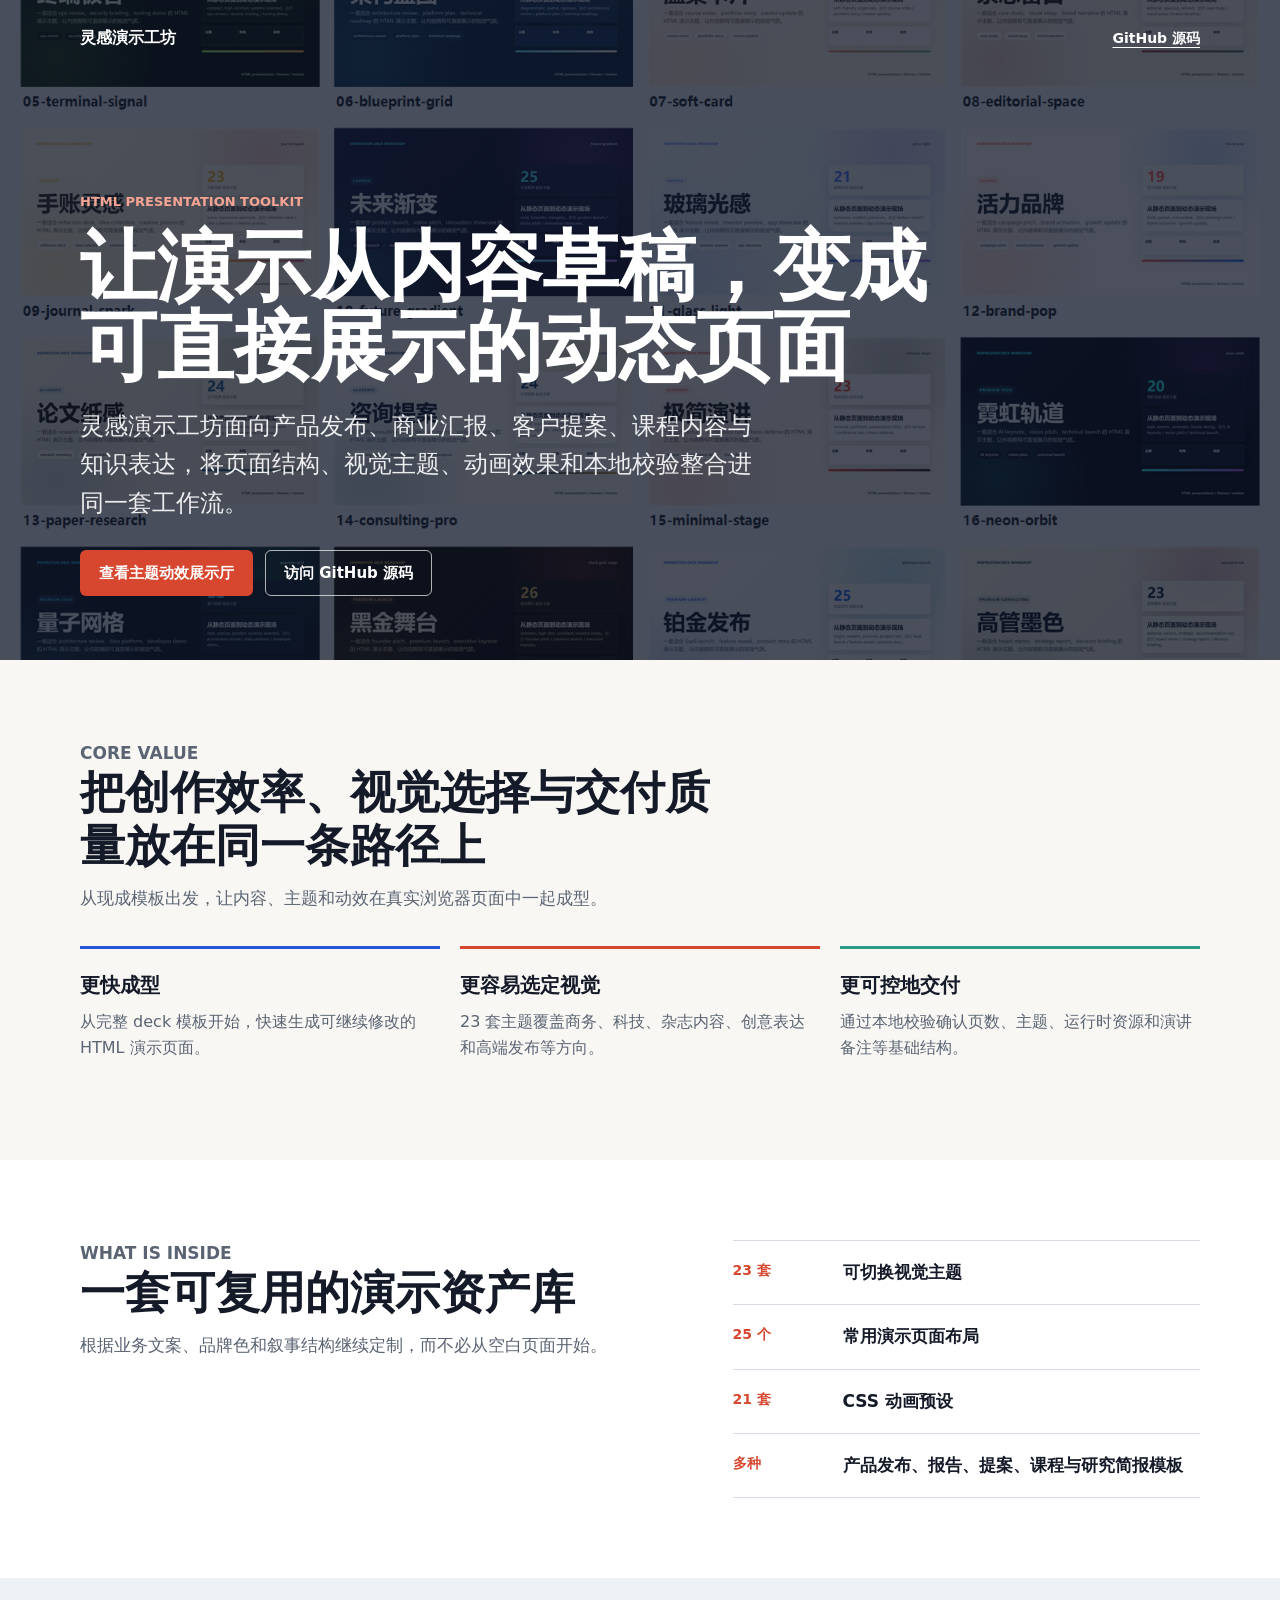
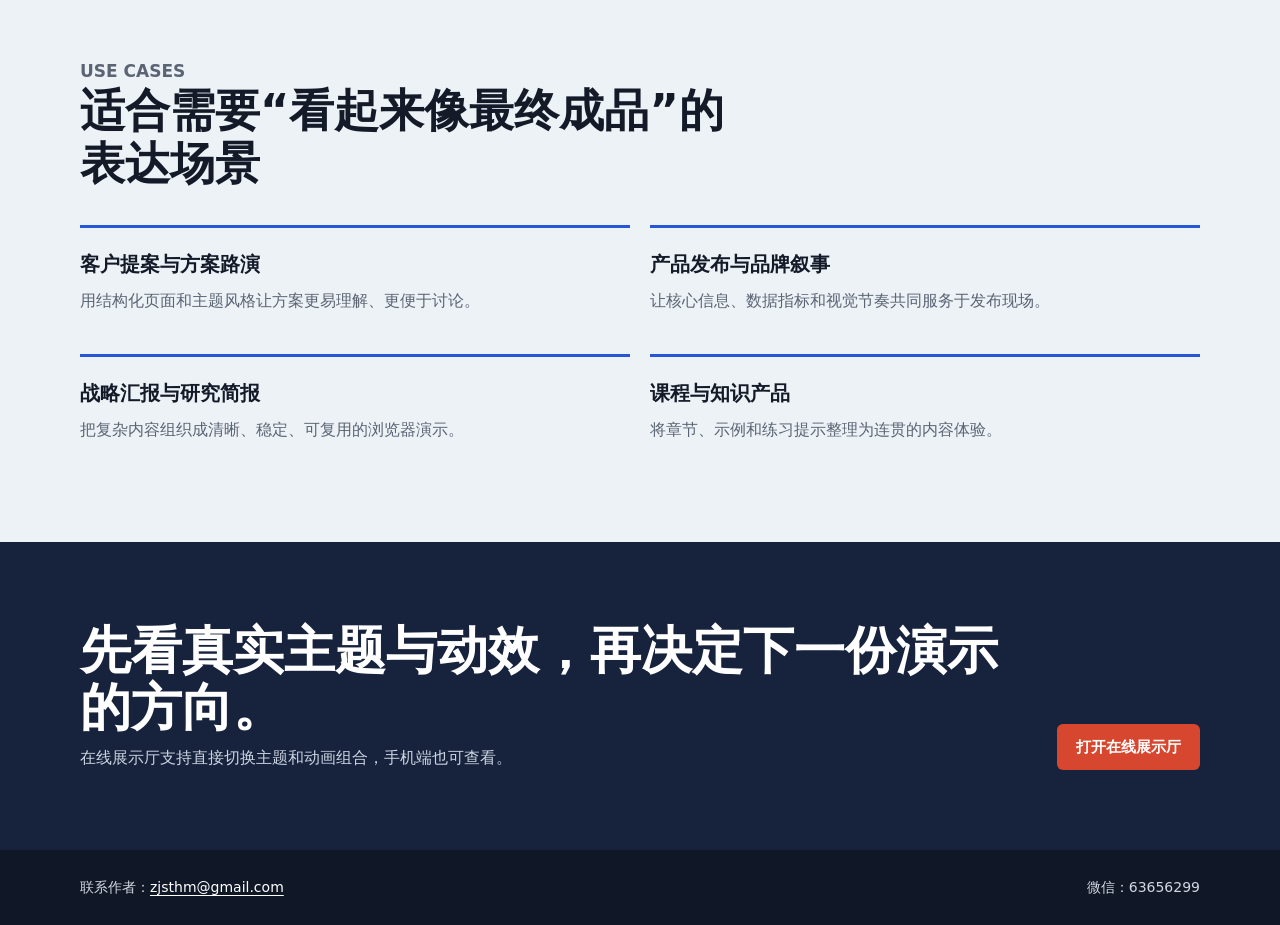
<file: project-introduction.html>
<!doctype html>
<html lang="zh-CN">
<head>
  <meta charset="utf-8">
  <meta name="viewport" content="width=device-width,initial-scale=1">
  <meta name="description" content="灵感演示工坊：面向产品发布、商业汇报、客户提案与课程内容的 HTML 演示工具包。">
  <meta property="og:title" content="灵感演示工坊">
  <meta property="og:description" content="让演示从内容草稿，变成可直接展示的动态页面。">
  <meta property="og:image" content="https://zjsthmjialin.github.io/theme-motion-showroom-preview/assets/project-intro-themes.png">
  <meta property="og:type" content="website">
  <meta property="og:url" content="https://zjsthmjialin.github.io/theme-motion-showroom-preview/project-introduction.html">
  <title>灵感演示工坊</title>
  <style>
    :root {
      --ink: #141a28;
      --muted: #5b6473;
      --paper: #f8f7f4;
      --white: #ffffff;
      --line: #d9dde5;
      --signal: #d7472f;
      --cobalt: #2856d8;
      --deep: #17233d;
    }
    * { box-sizing: border-box; }
    html { scroll-behavior: smooth; }
    body {
      margin: 0;
      color: var(--ink);
      background: var(--paper);
      font-family: Inter, "Microsoft YaHei", "PingFang SC", system-ui, sans-serif;
      line-height: 1.6;
    }
    a { color: inherit; }
    .shell { width: min(1120px, calc(100% - 40px)); margin: 0 auto; }
    .site-nav {
      position: absolute;
      z-index: 2;
      inset: 0 0 auto;
      color: var(--white);
    }
    .site-nav .shell {
      display: flex;
      align-items: center;
      justify-content: space-between;
      min-height: 76px;
      gap: 20px;
    }
    .brand { font-size: 16px; font-weight: 800; text-decoration: none; }
    .nav-link { font-size: 14px; font-weight: 700; text-underline-offset: 4px; }
    .hero {
      position: relative;
      isolation: isolate;
      display: grid;
      align-items: end;
      min-height: min(660px, calc(100svh - 84px));
      padding: 132px 0 64px;
      color: var(--white);
      background: #182039 url("assets/project-intro-themes.png") center / cover no-repeat;
    }
    .hero::before {
      position: absolute;
      z-index: -1;
      inset: 0;
      content: "";
      background: rgba(13, 20, 36, 0.74);
    }
    .eyebrow {
      margin: 0 0 14px;
      color: #f6a493;
      font-size: 13px;
      font-weight: 800;
      letter-spacing: 0;
      text-transform: uppercase;
    }
    h1, h2, h3, p { margin-top: 0; letter-spacing: 0; }
    h1 {
      max-width: 860px;
      margin-bottom: 20px;
      font-size: clamp(42px, 6vw, 80px);
      line-height: 1.04;
    }
    .hero-copy {
      max-width: 680px;
      margin-bottom: 28px;
      font-size: clamp(18px, 2.1vw, 24px);
      color: rgba(255, 255, 255, 0.9);
    }
    .action-row { display: flex; flex-wrap: wrap; gap: 12px; }
    .button {
      display: inline-flex;
      align-items: center;
      justify-content: center;
      min-height: 46px;
      padding: 10px 18px;
      border: 1px solid transparent;
      border-radius: 6px;
      font-size: 15px;
      font-weight: 800;
      text-decoration: none;
    }
    .button.primary { color: var(--white); background: var(--signal); }
    .button.secondary { border-color: rgba(255,255,255,.68); color: var(--white); background: transparent; }
    .button:hover { transform: translateY(-1px); }
    .button:focus-visible, .nav-link:focus-visible, .brand:focus-visible {
      outline: 3px solid var(--cobalt);
      outline-offset: 4px;
    }
    section { padding: 80px 0; }
    .section-heading { max-width: 650px; margin-bottom: 34px; }
    .section-heading h2 { margin-bottom: 12px; font-size: clamp(28px, 3.5vw, 46px); line-height: 1.18; }
    .section-heading p { margin: 0; color: var(--muted); font-size: 17px; }
    .value-grid, .content-grid, .scene-grid { display: grid; gap: 20px; }
    .value-grid { grid-template-columns: repeat(3, minmax(0, 1fr)); }
    .content-grid { grid-template-columns: 1.15fr .85fr; align-items: start; }
    .scene-grid { grid-template-columns: repeat(2, minmax(0, 1fr)); }
    .value, .scene {
      padding: 20px 0;
      border-top: 3px solid var(--cobalt);
    }
    .value:nth-child(2) { border-color: var(--signal); }
    .value:nth-child(3) { border-color: #2b9b88; }
    .value h3, .scene h3 { margin-bottom: 8px; font-size: 20px; }
    .value p, .scene p { margin: 0; color: var(--muted); }
    .content-band { background: var(--white); }
    .content-list { display: grid; gap: 0; border-top: 1px solid var(--line); }
    .content-item { display: grid; grid-template-columns: 92px 1fr; gap: 18px; padding: 18px 0; border-bottom: 1px solid var(--line); }
    .content-item strong { color: var(--signal); font-size: 14px; }
    .content-item span { font-size: 17px; font-weight: 700; }
    .scene-section { background: #edf2f7; }
    .cta { color: var(--white); background: var(--deep); }
    .cta .shell { display: grid; grid-template-columns: minmax(0, 1fr) auto; gap: 28px; align-items: end; }
    .cta h2 { margin-bottom: 8px; font-size: clamp(30px, 4vw, 52px); line-height: 1.12; }
    .cta p { max-width: 650px; margin: 0; color: #cbd3e1; }
    .contact { padding: 26px 0; background: #101827; color: #d2d8e2; font-size: 14px; }
    .contact .shell { display: flex; flex-wrap: wrap; justify-content: space-between; gap: 12px 24px; }
    .contact a { color: var(--white); text-underline-offset: 3px; }
    @media (max-width: 760px) {
      .shell { width: min(100% - 32px, 680px); }
      .site-nav .shell { min-height: 64px; }
      .hero { min-height: min(620px, calc(100svh - 76px)); padding: 112px 0 48px; }
      .value-grid, .content-grid, .scene-grid, .cta .shell { grid-template-columns: 1fr; }
      section { padding: 60px 0; }
      .content-item { grid-template-columns: 1fr; gap: 4px; }
      .cta { padding: 56px 0; }
      .cta .button { width: 100%; }
    }
  </style>
</head>
<body>
  <nav class="site-nav" aria-label="页面导航">
    <div class="shell">
      <a class="brand" href="project-introduction.html">灵感演示工坊</a>
      <a class="nav-link" href="https://github.com/zjsthmjialin/inspiration-deck-workshop" target="_blank" rel="noreferrer">GitHub 源码</a>
    </div>
  </nav>

  <main>
    <section class="hero" aria-labelledby="page-title">
      <div class="shell">
        <p class="eyebrow">HTML presentation toolkit</p>
        <h1 id="page-title">让演示从内容草稿，变成可直接展示的动态页面</h1>
        <p class="hero-copy">灵感演示工坊面向产品发布、商业汇报、客户提案、课程内容与知识表达，将页面结构、视觉主题、动画效果和本地校验整合进同一套工作流。</p>
        <div class="action-row">
          <a class="button primary" href="index.html">查看主题动效展示厅</a>
          <a class="button secondary" href="https://github.com/zjsthmjialin/inspiration-deck-workshop" target="_blank" rel="noreferrer">访问 GitHub 源码</a>
        </div>
      </div>
    </section>

    <section>
      <div class="shell">
        <div class="section-heading">
          <p class="eyebrow">Core value</p>
          <h2>把创作效率、视觉选择与交付质量放在同一条路径上</h2>
          <p>从现成模板出发，让内容、主题和动效在真实浏览器页面中一起成型。</p>
        </div>
        <div class="value-grid">
          <article class="value"><h3>更快成型</h3><p>从完整 deck 模板开始，快速生成可继续修改的 HTML 演示页面。</p></article>
          <article class="value"><h3>更容易选定视觉</h3><p>23 套主题覆盖商务、科技、杂志内容、创意表达和高端发布等方向。</p></article>
          <article class="value"><h3>更可控地交付</h3><p>通过本地校验确认页数、主题、运行时资源和演讲备注等基础结构。</p></article>
        </div>
      </div>
    </section>

    <section class="content-band">
      <div class="shell content-grid">
        <div class="section-heading">
          <p class="eyebrow">What is inside</p>
          <h2>一套可复用的演示资产库</h2>
          <p>根据业务文案、品牌色和叙事结构继续定制，而不必从空白页面开始。</p>
        </div>
        <div class="content-list" aria-label="项目内容">
          <div class="content-item"><strong>23 套</strong><span>可切换视觉主题</span></div>
          <div class="content-item"><strong>25 个</strong><span>常用演示页面布局</span></div>
          <div class="content-item"><strong>21 套</strong><span>CSS 动画预设</span></div>
          <div class="content-item"><strong>多种</strong><span>产品发布、报告、提案、课程与研究简报模板</span></div>
        </div>
      </div>
    </section>

    <section class="scene-section">
      <div class="shell">
        <div class="section-heading">
          <p class="eyebrow">Use cases</p>
          <h2>适合需要“看起来像最终成品”的表达场景</h2>
        </div>
        <div class="scene-grid">
          <article class="scene"><h3>客户提案与方案路演</h3><p>用结构化页面和主题风格让方案更易理解、更便于讨论。</p></article>
          <article class="scene"><h3>产品发布与品牌叙事</h3><p>让核心信息、数据指标和视觉节奏共同服务于发布现场。</p></article>
          <article class="scene"><h3>战略汇报与研究简报</h3><p>把复杂内容组织成清晰、稳定、可复用的浏览器演示。</p></article>
          <article class="scene"><h3>课程与知识产品</h3><p>将章节、示例和练习提示整理为连贯的内容体验。</p></article>
        </div>
      </div>
    </section>

    <section class="cta">
      <div class="shell">
        <div>
          <h2>先看真实主题与动效，再决定下一份演示的方向。</h2>
          <p>在线展示厅支持直接切换主题和动画组合，手机端也可查看。</p>
        </div>
        <a class="button primary" href="index.html">打开在线展示厅</a>
      </div>
    </section>
  </main>

  <footer class="contact">
    <div class="shell">
      <span>联系作者：<a href="mailto:zjsthm@gmail.com">zjsthm@gmail.com</a></span>
      <span>微信：63656299</span>
    </div>
  </footer>
</body>
</html>
</file>
<file: assets/fonts.css>
:root {
  --font-sans: "Inter", "Noto Sans SC", "Microsoft YaHei", "PingFang SC", system-ui, sans-serif;
  --font-serif: "Noto Serif SC", "Source Han Serif SC", Georgia, serif;
  --font-mono: "JetBrains Mono", "SFMono-Regular", Consolas, monospace;
}
</file>
<file: assets/base.css>
:root {
  --bg: #ffffff;
  --surface: #ffffff;
  --surface-soft: #f5f7fb;
  --surface-2: var(--surface-soft);
  --border: rgba(15, 23, 42, 0.12);
  --text-1: #111827;
  --text-2: #4b5563;
  --text-3: #8a94a6;
  --accent: #2563eb;
  --accent-2: #14b8a6;
  --bg-accent: transparent;
  --radius: 14px;
  --shadow: 0 18px 45px rgba(15, 23, 42, 0.10);
  --grad: linear-gradient(135deg, var(--accent), var(--accent-2));
}

* { box-sizing: border-box; }
html, body { margin: 0; min-height: 100%; background: var(--bg); color: var(--text-1); font-family: var(--font-sans); }
.deck { position: relative; width: 100vw; height: 100vh; overflow: hidden; background: var(--bg); }
.slide { position: absolute; inset: 0; display: flex; flex-direction: column; justify-content: center; padding: 72px 96px; opacity: 0; pointer-events: none; transform: translateX(24px); transition: opacity .28s ease, transform .28s ease; }
.slide.is-active { opacity: 1; pointer-events: auto; transform: translateX(0); z-index: 2; }
.slide.is-prev { transform: translateX(-24px); }
.kicker { margin: 0 0 12px; color: var(--accent); font-size: 13px; font-weight: 700; letter-spacing: .12em; text-transform: uppercase; }
.h1 { margin: 0; font-size: 72px; line-height: 1.05; letter-spacing: -0.02em; }
.h2 { margin: 0; font-size: 52px; line-height: 1.12; letter-spacing: -0.01em; }
.lede { max-width: 760px; color: var(--text-2); font-size: 24px; line-height: 1.55; }
.grid { display: grid; gap: 22px; }
.g3 { grid-template-columns: repeat(3, minmax(0, 1fr)); }
.card { padding: 24px; border: 1px solid var(--border); border-radius: var(--radius); background: var(--surface); box-shadow: var(--shadow); }
.notes { display: none !important; }
.progress-bar { position: fixed; left: 0; right: 0; bottom: 0; height: 4px; z-index: 20; background: transparent; }
.progress-bar span { display: block; width: 0; height: 100%; background: var(--accent); transition: width .2s ease; }
.notes-overlay { position: fixed; left: 0; right: 0; bottom: 0; max-height: 42vh; transform: translateY(100%); overflow: auto; padding: 20px 32px; z-index: 40; background: rgba(17, 24, 39, .96); color: white; transition: transform .2s ease; }
.notes-overlay.open { transform: translateY(0); }
.overview { position: fixed; inset: 0; z-index: 50; display: none; grid-template-columns: repeat(4, 1fr); gap: 18px; padding: 36px; background: rgba(15, 23, 42, .92); overflow: auto; }
.overview.open { display: grid; }
.overview button { height: 120px; border: 1px solid rgba(255,255,255,.18); border-radius: 10px; color: white; background: rgba(255,255,255,.08); cursor: pointer; text-align: left; padding: 14px; }

@media print {
  @page {
    size: 16in 9in;
    margin: 0;
  }

  html,
  body {
    width: 16in;
    height: auto;
    background: var(--bg);
  }

  .deck {
    width: 16in;
    height: auto;
    overflow: visible;
  }

  .slide {
    position: relative;
    inset: auto;
    width: 16in;
    height: 9in;
    min-height: 9in;
    opacity: 1 !important;
    pointer-events: auto;
    transform: none !important;
    page-break-after: always;
    break-after: page;
  }

  .progress-bar,
  .notes-overlay,
  .overview {
    display: none !important;
  }
}
</file>
<file: assets/themes/clear-board.css>
:root {
  --bg: #fbfdff;
  --surface: #ffffff;
  --surface-soft: #eef7ff;
  --surface-2: #e8fbff;
  --border: rgba(18, 94, 164, 0.16);
  --text-1: #102033;
  --text-2: #476074;
  --text-3: #8296a8;
  --accent: #1769e0;
  --accent-2: #20bfd0;
  --bg-accent: transparent;
  --radius: 14px;
  --shadow: 0 18px 44px rgba(31, 111, 196, 0.12);
  --grad: linear-gradient(135deg, #1769e0, #20bfd0);
}
</file>
<file: assets/animations/animations.css>
[data-anim] {
  animation-duration: .55s;
  animation-fill-mode: both;
  animation-timing-function: cubic-bezier(.22,1,.36,1);
}

.anim-fade-up { animation-name: fade-up; }
.anim-fade-down { animation-name: fade-down; }
.anim-fade-left { animation-name: fade-left; }
.anim-fade-right { animation-name: fade-right; }
.anim-rise-in { animation-name: rise-in; }
.anim-zoom-in { animation-name: zoom-in; }
.anim-blur-in { animation-name: blur-in; }
.anim-stagger-list { animation-name: stagger-list; }
.anim-counter-up { animation-name: counter-up; animation-timing-function: steps(12, end); }
.anim-line-draw { animation-name: line-draw; }
.anim-highlight-sweep { animation-name: highlight-sweep; }
.anim-soft-pulse { animation-name: soft-pulse; animation-duration: 1.6s; }
.anim-float-slow { animation-name: float-slow; animation-duration: 3.8s; }
.anim-slide-reveal { animation-name: slide-reveal; overflow: hidden; }
.anim-typing { animation-name: typing; overflow: hidden; white-space: nowrap; }
.anim-hero-slam { animation-name: hero-slam; animation-duration: .72s; }
.anim-reveal-mask { animation-name: reveal-mask; animation-duration: .68s; overflow: hidden; }
.anim-metric-pop { animation-name: metric-pop; animation-duration: .66s; }
.anim-card-cascade { animation-name: card-cascade; }
.anim-image-drift { animation-name: image-drift; animation-duration: 4.2s; }
.anim-signal-scan { animation-name: signal-scan; animation-duration: 1.4s; }

.anim-stagger-list > * {
  animation: fade-up .5s cubic-bezier(.22,1,.36,1) both;
}

.anim-stagger-list > *:nth-child(1) { animation-delay: .04s; }
.anim-stagger-list > *:nth-child(2) { animation-delay: .10s; }
.anim-stagger-list > *:nth-child(3) { animation-delay: .16s; }
.anim-stagger-list > *:nth-child(4) { animation-delay: .22s; }
.anim-stagger-list > *:nth-child(5) { animation-delay: .28s; }
.anim-stagger-list > *:nth-child(n+6) { animation-delay: .34s; }

.anim-card-cascade > * {
  animation: card-cascade .58s cubic-bezier(.22,1,.36,1) both;
}

.anim-card-cascade > *:nth-child(1) { animation-delay: .04s; }
.anim-card-cascade > *:nth-child(2) { animation-delay: .12s; }
.anim-card-cascade > *:nth-child(3) { animation-delay: .20s; }
.anim-card-cascade > *:nth-child(4) { animation-delay: .28s; }
.anim-card-cascade > *:nth-child(n+5) { animation-delay: .36s; }

@keyframes fade-up {
  from { opacity: 0; transform: translateY(18px); }
  to { opacity: 1; transform: translateY(0); }
}

@keyframes fade-down {
  from { opacity: 0; transform: translateY(-18px); }
  to { opacity: 1; transform: translateY(0); }
}

@keyframes fade-left {
  from { opacity: 0; transform: translateX(20px); }
  to { opacity: 1; transform: translateX(0); }
}

@keyframes fade-right {
  from { opacity: 0; transform: translateX(-20px); }
  to { opacity: 1; transform: translateX(0); }
}

@keyframes rise-in {
  from { opacity: 0; transform: translateY(32px) scale(.98); }
  to { opacity: 1; transform: translateY(0) scale(1); }
}

@keyframes zoom-in {
  from { opacity: 0; transform: scale(.94); }
  to { opacity: 1; transform: scale(1); }
}

@keyframes blur-in {
  from { opacity: 0; filter: blur(8px); transform: translateY(8px); }
  to { opacity: 1; filter: blur(0); transform: translateY(0); }
}

@keyframes stagger-list {
  from { opacity: .98; }
  to { opacity: 1; }
}

@keyframes counter-up {
  from { opacity: 0; transform: translateY(8px); }
  to { opacity: 1; transform: translateY(0); }
}

@keyframes line-draw {
  from { opacity: 0; clip-path: inset(0 100% 0 0); }
  to { opacity: 1; clip-path: inset(0 0 0 0); }
}

@keyframes highlight-sweep {
  from { background-size: 0% 100%; }
  to { background-size: 100% 100%; }
}

@keyframes soft-pulse {
  0% { transform: scale(1); opacity: .92; }
  50% { transform: scale(1.025); opacity: 1; }
  100% { transform: scale(1); opacity: .92; }
}

@keyframes float-slow {
  0% { transform: translateY(0); }
  50% { transform: translateY(-8px); }
  100% { transform: translateY(0); }
}

@keyframes slide-reveal {
  from { opacity: 0; clip-path: inset(0 0 0 100%); transform: translateX(12px); }
  to { opacity: 1; clip-path: inset(0 0 0 0); transform: translateX(0); }
}

@keyframes typing {
  from { width: 0; }
  to { width: 100%; }
}

@keyframes hero-slam {
  from { opacity: 0; transform: translateY(28px) scale(.96); filter: blur(10px); }
  to { opacity: 1; transform: translateY(0) scale(1); filter: blur(0); }
}

@keyframes reveal-mask {
  from { opacity: 0; clip-path: inset(0 100% 0 0); transform: translateX(18px); }
  to { opacity: 1; clip-path: inset(0 0 0 0); transform: translateX(0); }
}

@keyframes metric-pop {
  0% { opacity: 0; transform: translateY(18px) scale(.9); }
  70% { opacity: 1; transform: translateY(-2px) scale(1.035); }
  100% { opacity: 1; transform: translateY(0) scale(1); }
}

@keyframes card-cascade {
  from { opacity: 0; transform: translateY(22px) rotateX(8deg); }
  to { opacity: 1; transform: translateY(0) rotateX(0); }
}

@keyframes image-drift {
  0% { transform: translate3d(0, 0, 0) scale(1); }
  50% { transform: translate3d(0, -8px, 0) scale(1.012); }
  100% { transform: translate3d(0, 0, 0) scale(1); }
}

@keyframes signal-scan {
  from { opacity: .4; background-position: 0% 50%; }
  to { opacity: 1; background-position: 100% 50%; }
}

@media (prefers-reduced-motion: reduce) {
  [data-anim],
  [data-anim] * {
    animation: none !important;
    transition: none !important;
  }
}
</file>
<file: assets/themes/mist-blue.css>
:root {
  --bg: #f4f7fa;
  --surface: #ffffff;
  --surface-soft: #e8eef5;
  --surface-2: #dbe5ef;
  --border: rgba(58, 80, 103, 0.18);
  --text-1: #162536;
  --text-2: #506173;
  --text-3: #8998a7;
  --accent: #2f6f9f;
  --accent-2: #8ab7cb;
  --bg-accent: transparent;
  --radius: 12px;
  --shadow: 0 20px 48px rgba(31, 52, 75, 0.13);
  --grad: linear-gradient(135deg, #2f6f9f, #8ab7cb);
}
</file>
<file: assets/themes/data-brief.css>
:root {
  --bg: #fcfdfb;
  --surface: #ffffff;
  --surface-soft: #f0f5f1;
  --surface-2: #e9f7f4;
  --border: rgba(31, 66, 56, 0.14);
  --text-1: #101815;
  --text-2: #43524d;
  --text-3: #7d8c86;
  --accent: #16865f;
  --accent-2: #1e79b6;
  --bg-accent: transparent;
  --radius: 10px;
  --shadow: 0 16px 38px rgba(24, 72, 58, 0.10);
  --grad: linear-gradient(135deg, #16865f, #1e79b6);
}
</file>
<file: assets/themes/deep-code.css>
:root {
  --bg: #090d12;
  --surface: #10161f;
  --surface-soft: #151e2a;
  --surface-2: #1b2735;
  --border: rgba(160, 177, 198, 0.16);
  --text-1: #eef5ff;
  --text-2: #b5c3d4;
  --text-3: #748398;
  --accent: #8a7cff;
  --accent-2: #29d5bd;
  --bg-accent: transparent;
  --radius: 12px;
  --shadow: 0 24px 58px rgba(0, 0, 0, 0.36);
  --grad: linear-gradient(135deg, #8a7cff, #29d5bd);
}
</file>
<file: assets/themes/terminal-signal.css>
:root {
  --bg: #07100c;
  --surface: #0d1a13;
  --surface-soft: #14251a;
  --surface-2: #1d3323;
  --border: rgba(130, 220, 145, 0.18);
  --text-1: #e9ffe9;
  --text-2: #a9c7ad;
  --text-3: #708874;
  --accent: #8df05f;
  --accent-2: #f5b547;
  --bg-accent: transparent;
  --radius: 8px;
  --shadow: 0 22px 54px rgba(0, 0, 0, 0.38);
  --grad: linear-gradient(135deg, #8df05f, #f5b547);
}
</file>
<file: assets/themes/blueprint-grid.css>
:root {
  --bg: #0b2442;
  --surface: #12335b;
  --surface-soft: #173f6d;
  --surface-2: #0f2d50;
  --border: rgba(116, 207, 245, 0.24);
  --text-1: #f5fbff;
  --text-2: #bfd7ed;
  --text-3: #7fa6c7;
  --accent: #62d7ff;
  --accent-2: #ffffff;
  --bg-accent: transparent;
  --radius: 6px;
  --shadow: 0 24px 56px rgba(4, 19, 39, 0.36);
  --grad: linear-gradient(135deg, #62d7ff, #ffffff);
}
</file>
<file: assets/themes/soft-card.css>
:root {
  --bg: #fff8ee;
  --surface: #ffffff;
  --surface-soft: #ffecdf;
  --surface-2: #e8f6e8;
  --border: rgba(157, 113, 83, 0.18);
  --text-1: #302822;
  --text-2: #6f5b4e;
  --text-3: #a58d7b;
  --accent: #ee8f73;
  --accent-2: #74b88b;
  --bg-accent: transparent;
  --radius: 18px;
  --shadow: 0 18px 42px rgba(129, 92, 66, 0.14);
  --grad: linear-gradient(135deg, #ee8f73, #74b88b);
}
</file>
<file: assets/themes/editorial-space.css>
:root {
  --bg: #f8f3ea;
  --surface: #fffaf1;
  --surface-soft: #efe6d8;
  --surface-2: #f4ded8;
  --border: rgba(65, 52, 42, 0.16);
  --text-1: #221f1c;
  --text-2: #5d544d;
  --text-3: #998d82;
  --accent: #a7433f;
  --accent-2: #57756b;
  --bg-accent: transparent;
  --radius: 4px;
  --shadow: 0 18px 44px rgba(67, 51, 37, 0.12);
  --grad: linear-gradient(135deg, #a7433f, #57756b);
}
</file>
<file: assets/themes/journal-spark.css>
:root {
  --bg: #fff9e8;
  --surface: #fffdf5;
  --surface-soft: #f5ecd0;
  --surface-2: #ffe1e9;
  --border: rgba(84, 75, 60, 0.17);
  --text-1: #2f2d2a;
  --text-2: #615b51;
  --text-3: #9b9280;
  --accent: #f2bc2f;
  --accent-2: #e65f8e;
  --bg-accent: transparent;
  --radius: 16px;
  --shadow: 0 16px 40px rgba(129, 104, 50, 0.13);
  --grad: linear-gradient(135deg, #f2bc2f, #e65f8e);
}
</file>
<file: assets/themes/future-gradient.css>
:root {
  --bg: #10112f;
  --surface: #171b42;
  --surface-soft: #20265a;
  --surface-2: #132f55;
  --border: rgba(117, 222, 255, 0.20);
  --text-1: #f4f7ff;
  --text-2: #c4cbea;
  --text-3: #858fb8;
  --accent: #45e3ff;
  --accent-2: #c36cff;
  --bg-accent: transparent;
  --radius: 18px;
  --shadow: 0 28px 64px rgba(3, 8, 35, 0.42);
  --grad: linear-gradient(135deg, #45e3ff, #c36cff 58%, #ff7ab6);
}
</file>
<file: assets/themes/glass-light.css>
:root {
  --bg: #edf7ff;
  --surface: rgba(255, 255, 255, 0.78);
  --surface-soft: rgba(232, 243, 255, 0.74);
  --surface-2: rgba(245, 239, 255, 0.70);
  --border: rgba(80, 122, 178, 0.18);
  --text-1: #172238;
  --text-2: #53617a;
  --text-3: #8b98ad;
  --accent: #4f84ff;
  --accent-2: #9c6bf2;
  --bg-accent: transparent;
  --radius: 20px;
  --shadow: 0 24px 60px rgba(82, 117, 166, 0.18);
  --grad: linear-gradient(135deg, #4f84ff, #9c6bf2);
}
</file>
<file: assets/themes/brand-pop.css>
:root {
  --bg: #ffffff;
  --surface: #ffffff;
  --surface-soft: #fff2dc;
  --surface-2: #eaf3ff;
  --border: rgba(42, 54, 76, 0.14);
  --text-1: #1e2430;
  --text-2: #5b6471;
  --text-3: #929aa6;
  --accent: #ff6655;
  --accent-2: #2378ff;
  --bg-accent: transparent;
  --radius: 12px;
  --shadow: 0 20px 48px rgba(34, 61, 104, 0.13);
  --grad: linear-gradient(135deg, #ff6655, #2378ff 62%, #ffd447);
}
</file>
<file: assets/themes/paper-research.css>
:root {
  --bg: #f6f1e7;
  --surface: #fffaf0;
  --surface-soft: #eee7dc;
  --surface-2: #e8eef4;
  --border: rgba(38, 35, 31, 0.18);
  --text-1: #181714;
  --text-2: #4f4a43;
  --text-3: #827a70;
  --accent: #255f93;
  --accent-2: #6c7d59;
  --bg-accent: transparent;
  --radius: 3px;
  --shadow: 0 14px 34px rgba(51, 45, 36, 0.11);
  --grad: linear-gradient(135deg, #255f93, #6c7d59);
}
</file>
<file: assets/themes/consulting-pro.css>
:root {
  --bg: #fbfbf8;
  --surface: #ffffff;
  --surface-soft: #f1f3f2;
  --surface-2: #eef2f7;
  --border: rgba(28, 45, 68, 0.14);
  --text-1: #142033;
  --text-2: #4d5969;
  --text-3: #8a929e;
  --accent: #123f6d;
  --accent-2: #c59a3f;
  --bg-accent: transparent;
  --radius: 6px;
  --shadow: 0 18px 44px rgba(24, 37, 54, 0.12);
  --grad: linear-gradient(135deg, #123f6d, #c59a3f);
}
</file>
<file: assets/themes/minimal-stage.css>
:root {
  --bg: #f7f7f4;
  --surface: #ffffff;
  --surface-soft: #e8e8e3;
  --surface-2: #2f3133;
  --border: rgba(26, 27, 28, 0.16);
  --text-1: #18191a;
  --text-2: #55585a;
  --text-3: #8b8f91;
  --accent: #f04f3c;
  --accent-2: #26282a;
  --bg-accent: transparent;
  --radius: 2px;
  --shadow: 0 16px 42px rgba(31, 32, 34, 0.12);
  --grad: linear-gradient(135deg, #f04f3c, #26282a);
}
</file>
<file: assets/themes/neon-orbit.css>
:root {
  --bg: #050615;
  --surface: rgba(12, 16, 39, 0.94);
  --surface-soft: #10172f;
  --surface-2: #161c3d;
  --border: rgba(36, 247, 255, 0.22);
  --text-1: #f7fbff;
  --text-2: rgba(222, 236, 255, 0.82);
  --text-3: rgba(168, 184, 214, 0.62);
  --accent: #24f7ff;
  --accent-2: #a855f7;
  --bg-accent: rgba(36, 247, 255, 0.08);
  --radius: 8px;
  --shadow: 0 26px 70px rgba(0, 0, 0, 0.46);
  --grad: linear-gradient(135deg, #24f7ff, #a855f7 56%, #ff4ecd);
}

.theme-stage {
  background:
    radial-gradient(circle at 18% 22%, color-mix(in srgb, var(--accent) 24%, transparent), transparent 34%),
    radial-gradient(circle at 82% 12%, color-mix(in srgb, var(--accent-2) 22%, transparent), transparent 28%),
    linear-gradient(135deg, #050615, #0c1230 58%, #16091f);
}

.theme-rail {
  border-left: 4px solid var(--accent);
  padding-left: 18px;
}

.theme-glow {
  box-shadow: 0 0 36px color-mix(in srgb, var(--accent) 28%, transparent);
}
</file>
<file: assets/themes/quantum-grid.css>
:root {
  --bg: #07111f;
  --surface: rgba(13, 26, 43, 0.95);
  --surface-soft: #102033;
  --surface-2: #152940;
  --border: rgba(56, 189, 248, 0.22);
  --text-1: #eef8ff;
  --text-2: rgba(209, 226, 238, 0.8);
  --text-3: rgba(143, 166, 188, 0.64);
  --accent: #38bdf8;
  --accent-2: #34d399;
  --bg-accent: rgba(52, 211, 153, 0.08);
  --radius: 6px;
  --shadow: 0 24px 64px rgba(0, 0, 0, 0.38);
  --grad: linear-gradient(135deg, #38bdf8, #34d399 62%, #a3e635);
}

.theme-stage {
  background:
    linear-gradient(rgba(56, 189, 248, 0.09) 1px, transparent 1px),
    linear-gradient(90deg, rgba(52, 211, 153, 0.08) 1px, transparent 1px),
    radial-gradient(circle at 78% 18%, color-mix(in srgb, var(--accent) 18%, transparent), transparent 32%),
    var(--bg);
  background-size: 34px 34px, 34px 34px, auto, auto;
}

.theme-rail {
  border-left: 4px solid var(--accent);
  padding-left: 18px;
}

.theme-code {
  color: var(--accent-2);
  font-family: var(--font-mono);
}
</file>
<file: assets/themes/black-gold-stage.css>
:root {
  --bg: #090806;
  --surface: #15110b;
  --surface-soft: #211a10;
  --surface-2: #2a2114;
  --border: rgba(214, 178, 94, 0.28);
  --text-1: #fff7e8;
  --text-2: rgba(244, 222, 181, 0.78);
  --text-3: rgba(183, 158, 113, 0.66);
  --accent: #d6b25e;
  --accent-2: #ef4444;
  --bg-accent: rgba(214, 178, 94, 0.1);
  --radius: 8px;
  --shadow: 0 28px 76px rgba(0, 0, 0, 0.52);
  --grad: linear-gradient(135deg, #d6b25e, #f8e5a0 45%, #ef4444);
}

.theme-stage {
  background:
    radial-gradient(circle at 22% 20%, color-mix(in srgb, var(--accent) 20%, transparent), transparent 34%),
    linear-gradient(145deg, #090806, #17110a 58%, #250b0b);
}

.theme-rail {
  border-left: 4px solid var(--accent);
  padding-left: 18px;
}

.theme-gold-line {
  border-top: 1px solid color-mix(in srgb, var(--accent) 48%, transparent);
}
</file>
<file: assets/themes/platinum-launch.css>
:root {
  --bg: #f7f8fb;
  --surface: rgba(255, 255, 255, 0.92);
  --surface-soft: #eef2f7;
  --surface-2: #e5ebf4;
  --border: rgba(37, 99, 235, 0.16);
  --text-1: #101827;
  --text-2: #46556b;
  --text-3: #7b8798;
  --accent: #2563eb;
  --accent-2: #06b6d4;
  --bg-accent: rgba(37, 99, 235, 0.08);
  --radius: 8px;
  --shadow: 0 24px 60px rgba(28, 45, 78, 0.14);
  --grad: linear-gradient(135deg, #2563eb, #06b6d4 58%, #94a3b8);
}

.theme-stage {
  background:
    radial-gradient(circle at 18% 18%, color-mix(in srgb, var(--accent-2) 18%, transparent), transparent 30%),
    linear-gradient(140deg, #ffffff, #f7f8fb 52%, #e9eef7);
}

.theme-rail {
  border-left: 4px solid var(--accent);
  padding-left: 18px;
}

.theme-metal {
  background: linear-gradient(135deg, #ffffff, #e5ebf4 48%, #f8fafc);
}
</file>
<file: assets/themes/executive-ink.css>
:root {
  --bg: #f6f1e8;
  --surface: #fffaf1;
  --surface-soft: #ede4d6;
  --surface-2: #e3d8c8;
  --border: rgba(16, 42, 67, 0.18);
  --text-1: #111827;
  --text-2: #39485a;
  --text-3: #6f7b86;
  --accent: #102a43;
  --accent-2: #8a1538;
  --bg-accent: rgba(138, 21, 56, 0.08);
  --radius: 6px;
  --shadow: 0 22px 54px rgba(47, 38, 28, 0.16);
  --grad: linear-gradient(135deg, #102a43, #8a1538 62%, #b08968);
}

.theme-stage {
  background:
    linear-gradient(90deg, rgba(16, 42, 67, 0.06) 1px, transparent 1px),
    radial-gradient(circle at 84% 16%, color-mix(in srgb, var(--accent-2) 13%, transparent), transparent 30%),
    var(--bg);
  background-size: 44px 44px, auto, auto;
}

.theme-rail {
  border-left: 4px solid var(--accent-2);
  padding-left: 18px;
}

.theme-rule {
  border-bottom: 2px solid var(--accent);
}
</file>
<file: assets/themes/signal-dashboard.css>
:root {
  --bg: #f4f7fb;
  --surface: #ffffff;
  --surface-soft: #eaf0f6;
  --surface-2: #dfe7ef;
  --border: rgba(15, 118, 110, 0.18);
  --text-1: #102022;
  --text-2: #425559;
  --text-3: #748488;
  --accent: #0f766e;
  --accent-2: #f59e0b;
  --bg-accent: rgba(15, 118, 110, 0.08);
  --radius: 8px;
  --shadow: 0 20px 52px rgba(20, 45, 55, 0.14);
  --grad: linear-gradient(135deg, #0f766e, #22c55e 48%, #f59e0b);
}

.theme-stage {
  background:
    linear-gradient(180deg, rgba(15, 118, 110, 0.07), transparent 38%),
    radial-gradient(circle at 78% 18%, color-mix(in srgb, var(--accent-2) 18%, transparent), transparent 28%),
    var(--bg);
}

.theme-rail {
  border-left: 4px solid var(--accent);
  padding-left: 18px;
}

.theme-signal {
  outline: 1px solid color-mix(in srgb, var(--accent) 34%, transparent);
  outline-offset: -1px;
}
</file>
<file: assets/themes/editorial-luxe.css>
:root {
  --bg: #fbf7ef;
  --surface: #fffdf8;
  --surface-soft: #f0e7d8;
  --surface-2: #e7dcc9;
  --border: rgba(124, 45, 18, 0.18);
  --text-1: #1f1c18;
  --text-2: #4b463f;
  --text-3: #82786b;
  --accent: #7c2d12;
  --accent-2: #334155;
  --bg-accent: rgba(124, 45, 18, 0.08);
  --radius: 6px;
  --shadow: 0 24px 58px rgba(70, 50, 28, 0.13);
  --grad: linear-gradient(135deg, #7c2d12, #c47f42 45%, #334155);
}

.theme-stage {
  background:
    radial-gradient(circle at 18% 24%, color-mix(in srgb, var(--accent) 12%, transparent), transparent 30%),
    linear-gradient(120deg, #fbf7ef, #fffdf8 54%, #efe5d4);
}

.theme-rail {
  border-left: 4px solid var(--accent);
  padding-left: 18px;
}

.theme-caption {
  color: var(--text-3);
  font-family: var(--font-serif);
}
</file>
<file: assets/themes/vivid-pop.css>
:root {
  --bg: #fff7ed;
  --surface: #ffffff;
  --surface-soft: #ffe8d6;
  --surface-2: #ffd6e0;
  --border: rgba(225, 29, 72, 0.2);
  --text-1: #24151b;
  --text-2: #5e3b47;
  --text-3: #956675;
  --accent: #e11d48;
  --accent-2: #7c3aed;
  --bg-accent: rgba(225, 29, 72, 0.09);
  --radius: 8px;
  --shadow: 0 22px 56px rgba(122, 37, 69, 0.17);
  --grad: linear-gradient(135deg, #e11d48, #f97316 42%, #7c3aed);
}

.theme-stage {
  background:
    linear-gradient(135deg, color-mix(in srgb, var(--accent) 10%, transparent), transparent 38%),
    radial-gradient(circle at 78% 18%, color-mix(in srgb, var(--accent-2) 16%, transparent), transparent 30%),
    var(--bg);
}

.theme-rail {
  border-left: 4px solid var(--accent);
  padding-left: 18px;
}

.theme-pop {
  background: var(--grad);
  color: #ffffff;
}
</file>
